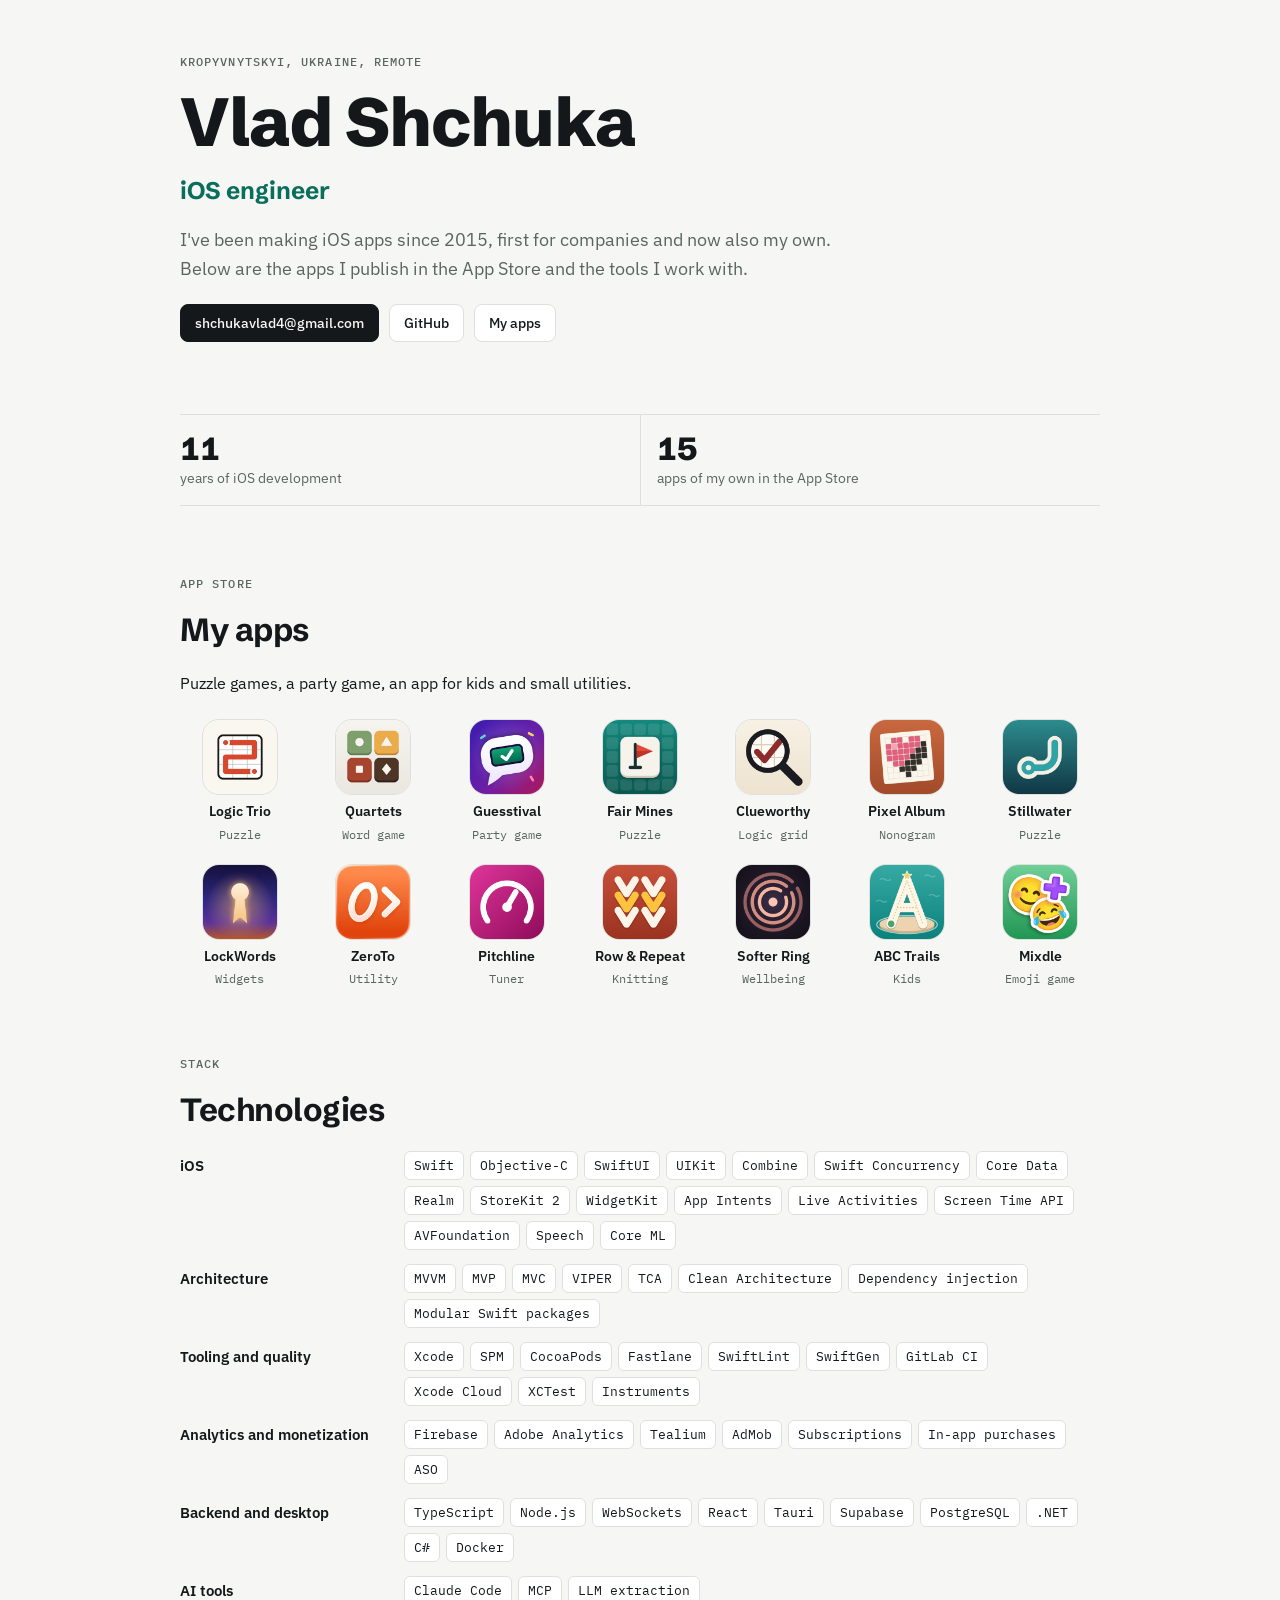
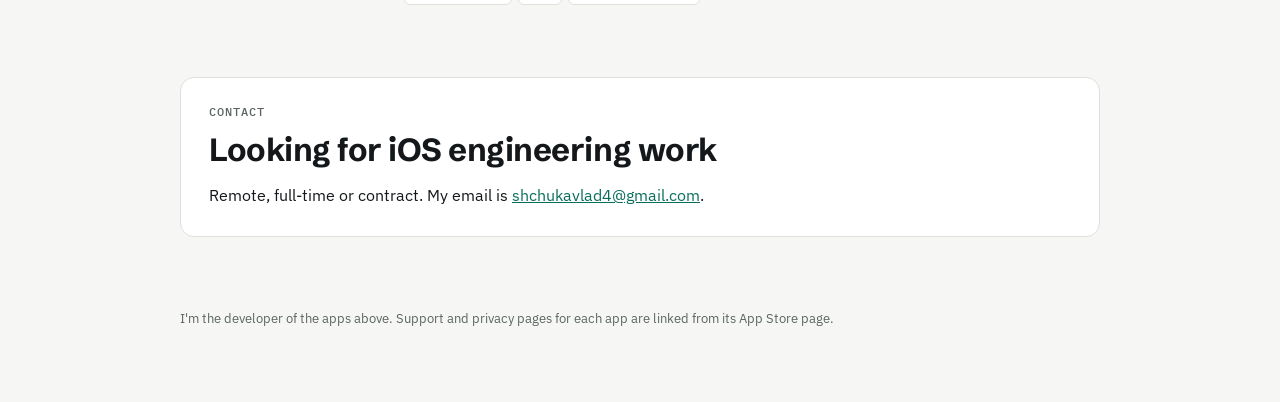
<file: index.html>
<!doctype html>
<html lang="en">
<head>
<meta charset="utf-8">
<meta name="viewport" content="width=device-width, initial-scale=1">
<title>Vlad Shchuka</title>
<meta name="description" content="Vlad Shchuka, iOS engineer since 2015. My apps in the App Store, support and contact.">
<link rel="preconnect" href="https://fonts.googleapis.com">
<link rel="preconnect" href="https://fonts.gstatic.com" crossorigin>
<link rel="stylesheet" href="https://fonts.googleapis.com/css2?family=Schibsted+Grotesk:wght@500;700;800&family=IBM+Plex+Sans:wght@400;500;600&family=IBM+Plex+Mono:wght@400;500&display=swap">
<style>
/* Layout: one 960px column. Hero, facts strip, app shelf, stack, contact. */
:root{
  --bg:#f6f7f5; --surface:#ffffff; --ink:#14181a; --muted:#5b6461; --line:#dde1dd;
  --accent:#0a6e5c; --accent-soft:#dcefe9;
  --f-display:"Schibsted Grotesk",system-ui,sans-serif;
  --f-body:"IBM Plex Sans",-apple-system,system-ui,sans-serif;
  --f-mono:"IBM Plex Mono",ui-monospace,Menlo,monospace;
  color-scheme:light;
}
@media (prefers-color-scheme:dark){:root{
  --bg:#0f1312; --surface:#171c1b; --ink:#eef1ef; --muted:#9aa5a1; --line:#28302e;
  --accent:#5fd0b8; --accent-soft:#16312b; color-scheme:dark}}
*{box-sizing:border-box}
html{-webkit-text-size-adjust:100%}
body{margin:0;background:var(--bg);color:var(--ink);font:400 16px/1.6 var(--f-body)}
.wrap{max-width:960px;margin:0 auto;padding-inline:20px;padding-block:56px 72px;display:flex;flex-direction:column;gap:72px}
h1,h2,h3{font-family:var(--f-display);margin:0;text-wrap:balance;letter-spacing:-.015em}
h1{font-size:clamp(40px,7vw,68px);line-height:1;font-weight:800}
h2{font-size:clamp(24px,3.4vw,32px);line-height:1.15;font-weight:700}
h3{font-size:18px;line-height:1.3;font-weight:700}
p{margin:0;max-width:64ch}
a{color:var(--accent)}
a:focus-visible{outline:2px solid var(--accent);outline-offset:3px;border-radius:4px}
.label{font:500 12px/1 var(--f-mono);letter-spacing:.09em;text-transform:uppercase;color:var(--muted)}
section{display:flex;flex-direction:column;gap:22px}

.hero{display:flex;flex-direction:column;gap:20px}
.role{font:700 clamp(19px,2.6vw,24px)/1.25 var(--f-display);color:var(--accent)}
.lede{font-size:18px;color:var(--muted)}
.links{display:flex;flex-wrap:wrap;gap:10px}
.btn{display:inline-flex;align-items:center;gap:8px;font:500 14px/1 var(--f-body);text-decoration:none;color:var(--ink);border:1px solid var(--line);background:var(--surface);padding:11px 14px;border-radius:8px}
.btn.primary{background:var(--ink);color:var(--bg);border-color:var(--ink)}

.facts{display:grid;grid-template-columns:repeat(2,minmax(0,1fr));border-block:1px solid var(--line)}
.fact{padding:18px 16px 18px 0;display:flex;flex-direction:column;gap:4px;min-width:0}
.fact+.fact{padding-left:16px;border-left:1px solid var(--line)}
.fact b{font:800 32px/1 var(--f-display);font-variant-numeric:tabular-nums}
.fact span{font-size:13.5px;color:var(--muted);line-height:1.4}

.shelf{display:grid;grid-template-columns:repeat(auto-fill,minmax(104px,1fr));gap:22px 14px}
.app{display:flex;flex-direction:column;align-items:center;gap:8px;text-decoration:none;color:var(--ink);text-align:center;min-width:0}
.app img{width:76px;height:76px;border-radius:17px;border:1px solid var(--line);display:block}
.app strong{font-size:13.5px;font-weight:600;line-height:1.25}
.app small{font:400 11.5px/1.2 var(--f-mono);color:var(--muted)}
@media (prefers-reduced-motion:no-preference){.app img{transition:transform .15s ease}.app:hover img{transform:translateY(-3px)}}


.work{display:flex;flex-direction:column}
.job{display:grid;grid-template-columns:150px 1fr;gap:6px 24px;padding:20px 0;border-top:1px solid var(--line)}
.job .when{font:400 13px/1.7 var(--f-mono);color:var(--muted);font-variant-numeric:tabular-nums}
.job div{display:flex;flex-direction:column;gap:6px;min-width:0}
.job p{color:var(--muted);font-size:15px}
.tags{display:flex;flex-wrap:wrap;gap:6px;margin-top:4px}
.tags span{font:400 12px/1 var(--f-mono);padding:5px 7px;border-radius:5px;background:var(--accent-soft);color:var(--accent)}

.contact{background:var(--surface);border:1px solid var(--line);border-radius:14px;padding:28px;display:flex;flex-direction:column;gap:14px}
footer{font-size:13px;color:var(--muted)}

@media (max-width:720px){
  .facts{grid-template-columns:repeat(2,minmax(0,1fr))}
  .fact:nth-child(3){padding-left:0;border-left:0}
  .fact:nth-child(n+3){border-top:1px solid var(--line)}
  .job{grid-template-columns:1fr}
}
@media (max-width:420px){.wrap{padding-inline:16px;gap:56px}.shelf{grid-template-columns:repeat(3,minmax(0,1fr))}}
.projects{display:grid;grid-template-columns:repeat(auto-fill,minmax(270px,1fr));gap:12px}
.proj{background:var(--surface);border:1px solid var(--line);border-radius:12px;padding:16px;display:flex;flex-direction:column;gap:8px;min-width:0}
.proj .dom{font:500 11.5px/1 var(--f-mono);letter-spacing:.06em;text-transform:uppercase;color:var(--muted)}
.proj p{color:var(--muted);font-size:14.5px}
.proj .tags{margin-top:auto}
.stack{display:grid;grid-template-columns:200px 1fr;gap:14px 24px;padding:0;margin:0}
.stack dt{font-weight:600;font-size:15px;padding-top:3px}
.stack dd{margin:0;display:flex;flex-wrap:wrap;gap:6px;min-width:0}
.stack dd span{font:400 13px/1 var(--f-mono);padding:7px 9px;border-radius:6px;border:1px solid var(--line);background:var(--surface)}
@media (max-width:720px){.stack{grid-template-columns:1fr;gap:6px 0}.stack dd{margin-bottom:10px}}
</style>
</head>
<body>
<main class="wrap">

  <header class="hero">
    <div class="label">Kropyvnytskyi, Ukraine, remote</div>
    <h1>Vlad Shchuka</h1>
    <div class="role">iOS engineer</div>
    <p class="lede">I've been making iOS apps since 2015, first for companies and now also my own. Below are the apps I publish in the App Store and the tools I work with.</p>
    <div class="links">
      <a class="btn primary" href="mailto:shchukavlad4@gmail.com">shchukavlad4@gmail.com</a>
      <a class="btn" href="https://github.com/Xzot">GitHub</a>
      <a class="btn" href="#apps">My apps</a>
    </div>
  </header>

  <div class="facts">
    <div class="fact"><b>11</b><span>years of iOS development</span></div>
    <div class="fact"><b>15</b><span>apps of my own in the App Store</span></div>
  </div>

  <section id="apps">
    <div class="label">App Store</div>
    <h2>My apps</h2>
    <p>Puzzle games, a party game, an app for kids and small utilities.</p>
    <div class="shelf" id="shelf"></div>
  </section>

  <section>
    <div class="label">Stack</div>
    <h2>Technologies</h2>
    <dl class="stack">
      <dt>iOS</dt><dd><span>Swift</span><span>Objective-C</span><span>SwiftUI</span><span>UIKit</span><span>Combine</span><span>Swift Concurrency</span><span>Core Data</span><span>Realm</span><span>StoreKit 2</span><span>WidgetKit</span><span>App Intents</span><span>Live Activities</span><span>Screen Time API</span><span>AVFoundation</span><span>Speech</span><span>Core ML</span></dd>
      <dt>Architecture</dt><dd><span>MVVM</span><span>MVP</span><span>MVC</span><span>VIPER</span><span>TCA</span><span>Clean Architecture</span><span>Dependency injection</span><span>Modular Swift packages</span></dd>
      <dt>Tooling and quality</dt><dd><span>Xcode</span><span>SPM</span><span>CocoaPods</span><span>Fastlane</span><span>SwiftLint</span><span>SwiftGen</span><span>GitLab CI</span><span>Xcode Cloud</span><span>XCTest</span><span>Instruments</span></dd>
      <dt>Analytics and monetization</dt><dd><span>Firebase</span><span>Adobe Analytics</span><span>Tealium</span><span>AdMob</span><span>Subscriptions</span><span>In-app purchases</span><span>ASO</span></dd>
      <dt>Backend and desktop</dt><dd><span>TypeScript</span><span>Node.js</span><span>WebSockets</span><span>React</span><span>Tauri</span><span>Supabase</span><span>PostgreSQL</span><span>.NET</span><span>C#</span><span>Docker</span></dd>
      <dt>AI tools</dt><dd><span>Claude Code</span><span>MCP</span><span>LLM extraction</span></dd>
    </dl>
  </section>

  <section class="contact">
    <div class="label">Contact</div>
    <h2>Looking for iOS engineering work</h2>
    <p>Remote, full-time or contract. My email is <a href="mailto:shchukavlad4@gmail.com">shchukavlad4@gmail.com</a>.</p>
  </section>

  <footer>I'm the developer of the apps above. Support and privacy pages for each app are linked from its App Store page.</footer>
</main>

<script>
const APPS=[
 [6816624504,"Logic Trio","Puzzle"],[6816981192,"Quartets","Word game"],[6816711869,"Guesstival","Party game"],
 [6816734155,"Fair Mines","Puzzle"],[6816840436,"Clueworthy","Logic grid"],[6816840605,"Pixel Album","Nonogram"],
 [6816840312,"Stillwater","Puzzle"],[6816537476,"LockWords","Widgets"],[6816867700,"ZeroTo","Utility"],
 [6817300181,"Pitchline","Tuner"],[6817658793,"Row & Repeat","Knitting"],
 [6817680527,"Softer Ring","Wellbeing"],[6817313417,"ABC Trails","Kids"],[1605544868,"Mixdle","Emoji game"]
];
document.getElementById("shelf").innerHTML=APPS.map(([id,n,c])=>
 `<a class="app" href="https://apps.apple.com/us/app/id${id}"><img src="assets/icons/${id}.jpg" alt="" width="76" height="76" loading="lazy"><strong>${n}</strong><small>${c}</small></a>`).join("");
</script>
</body>
</html>
</file>
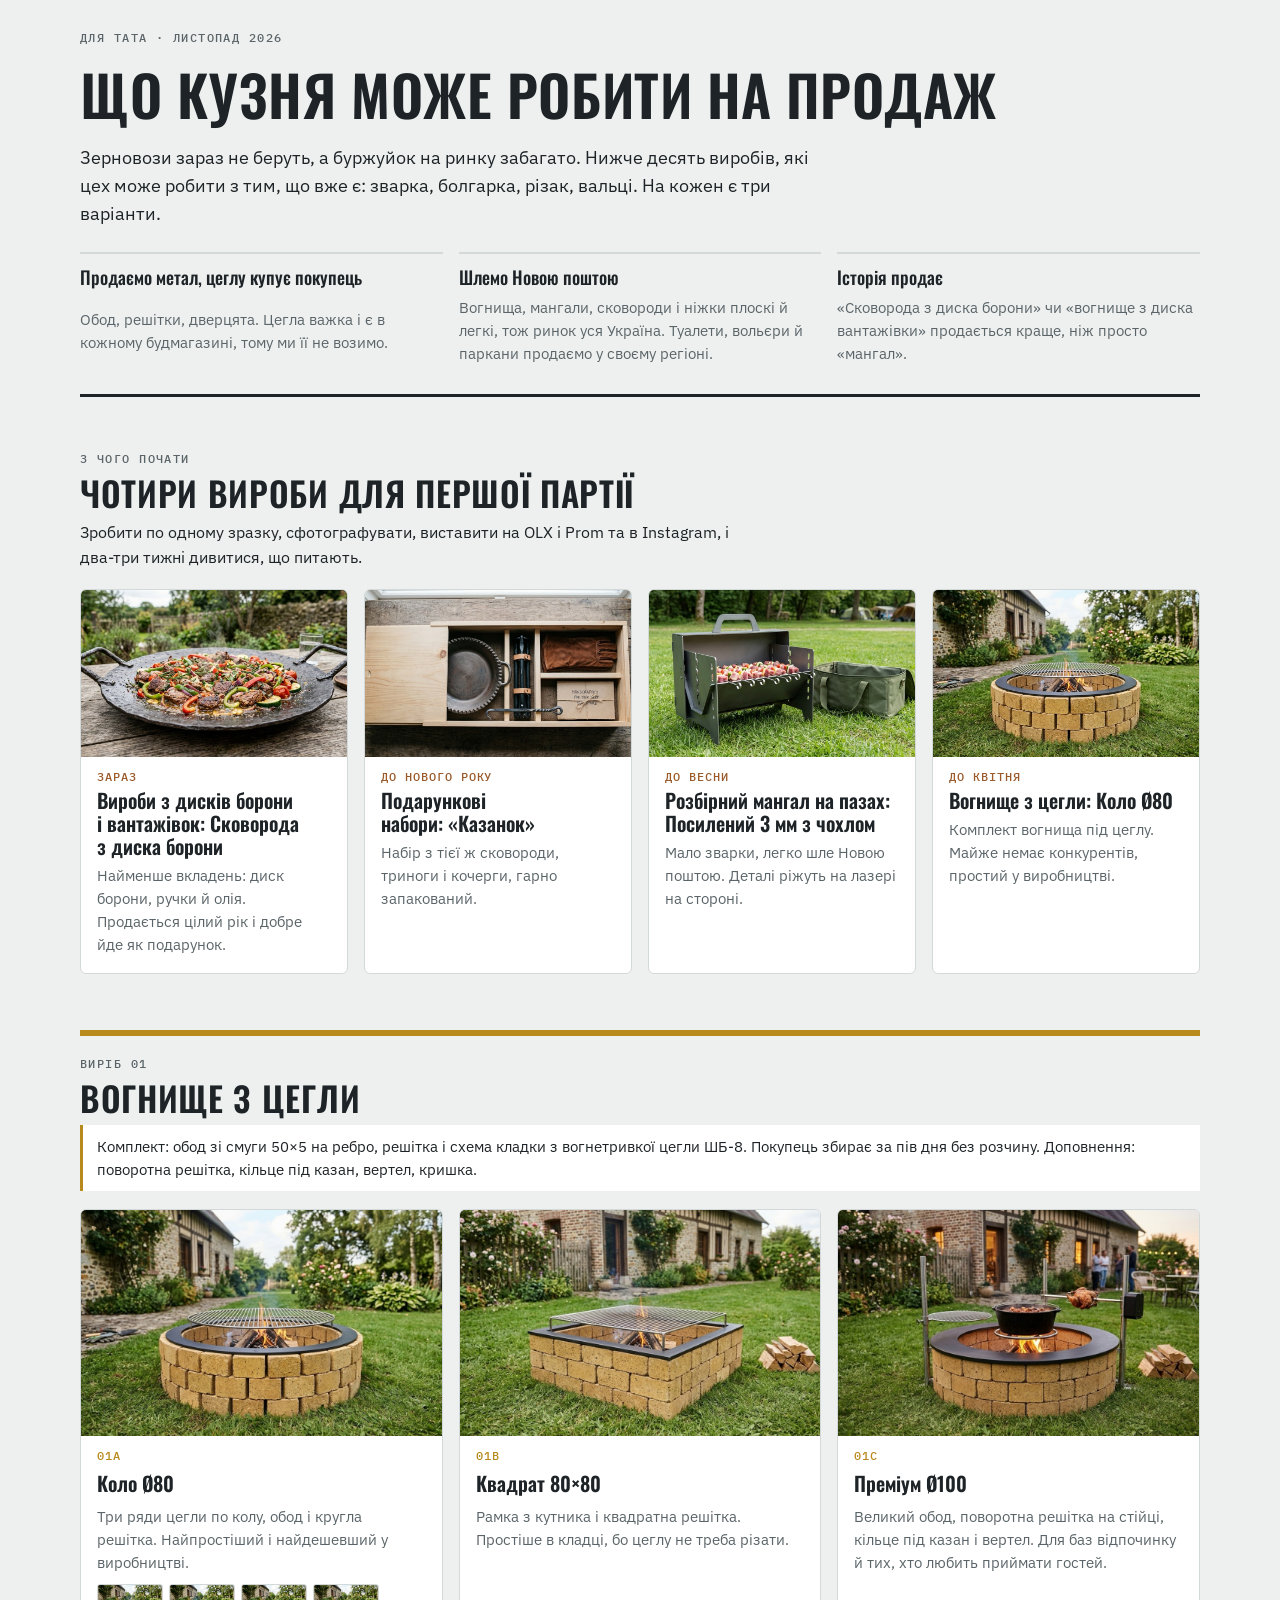
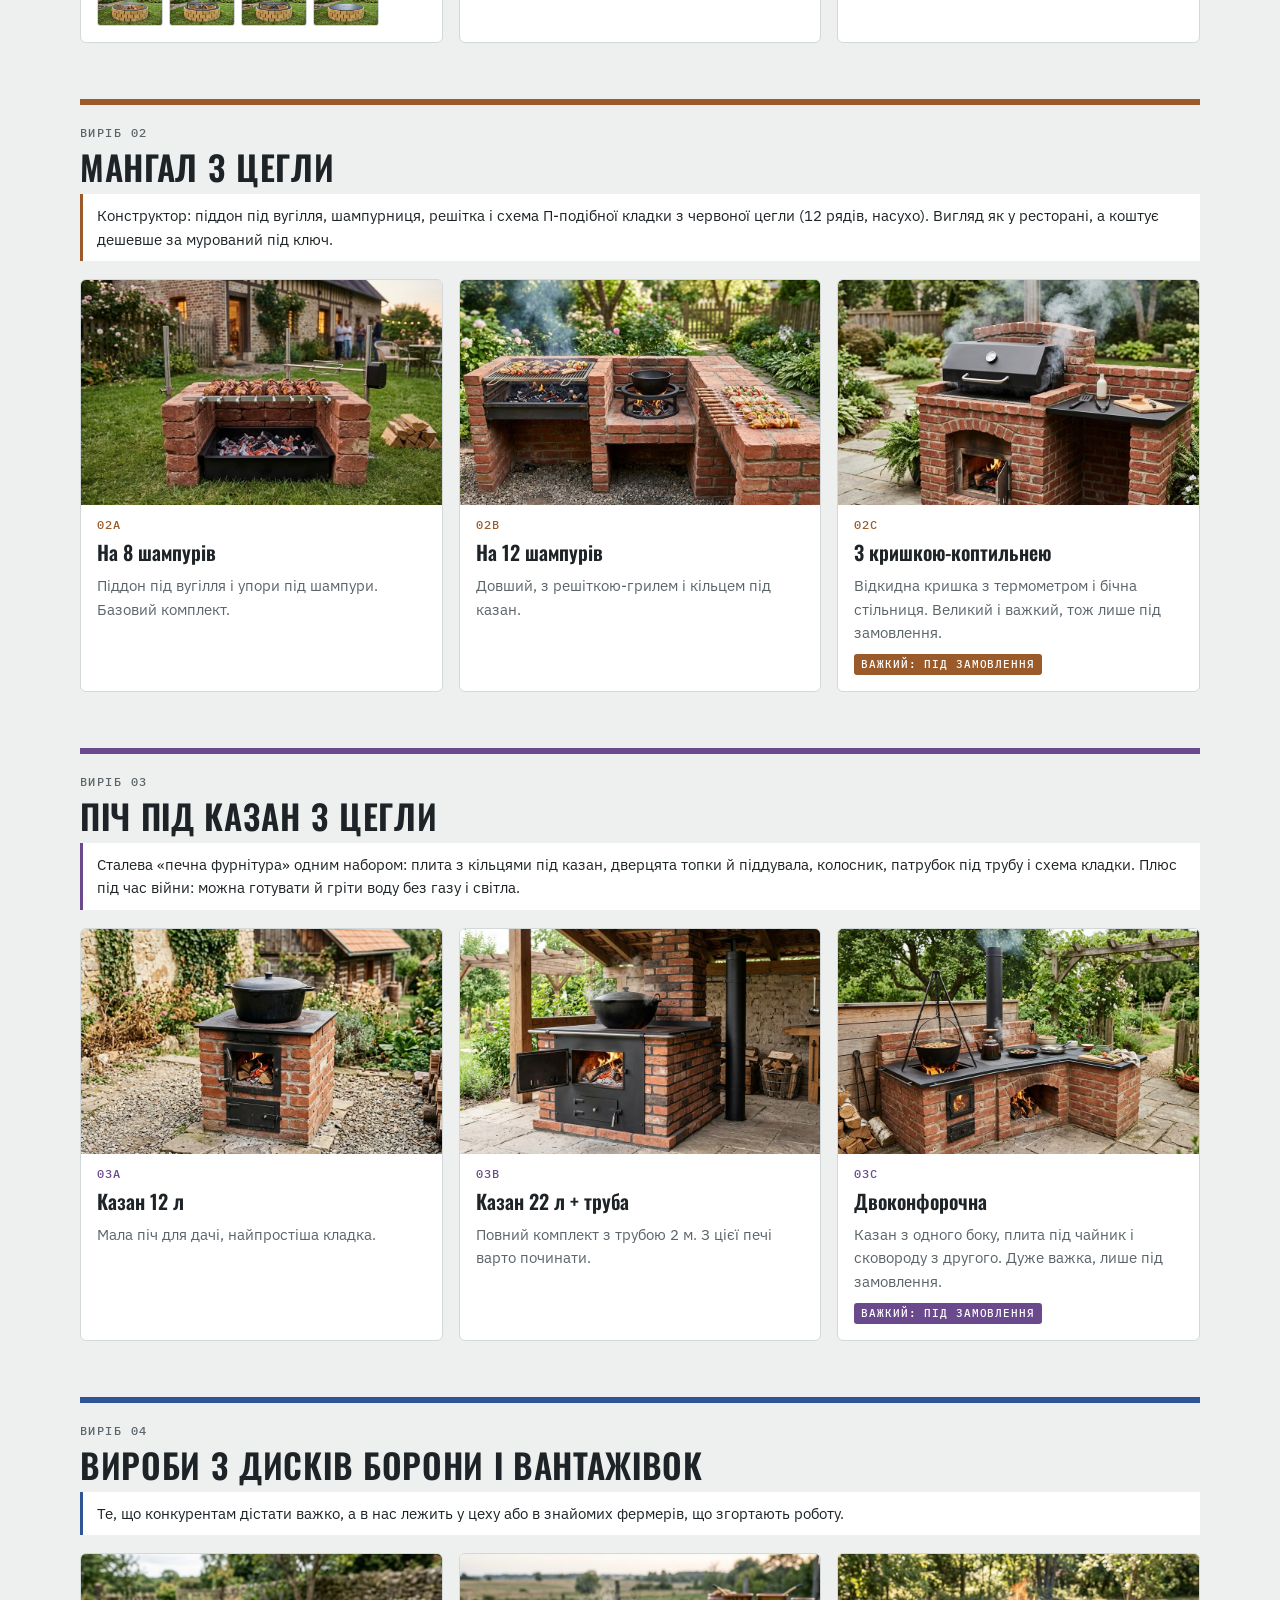
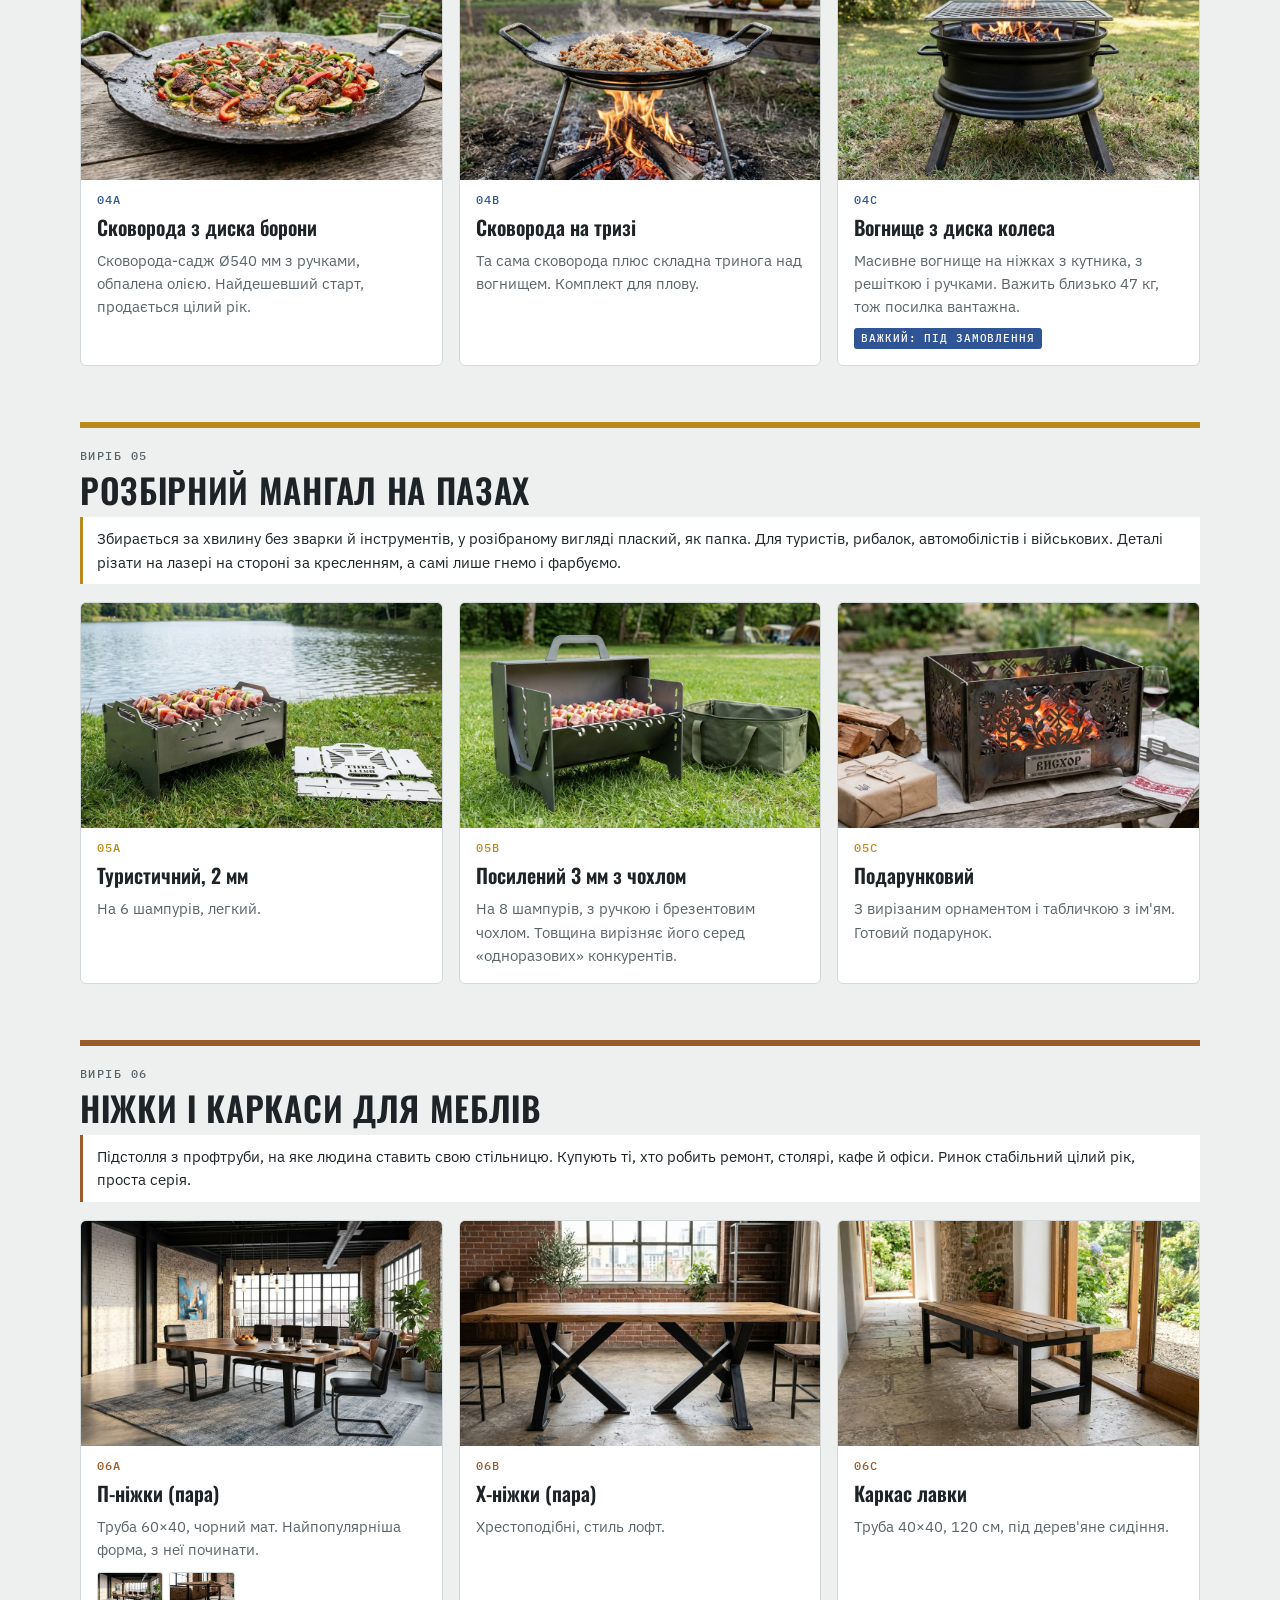
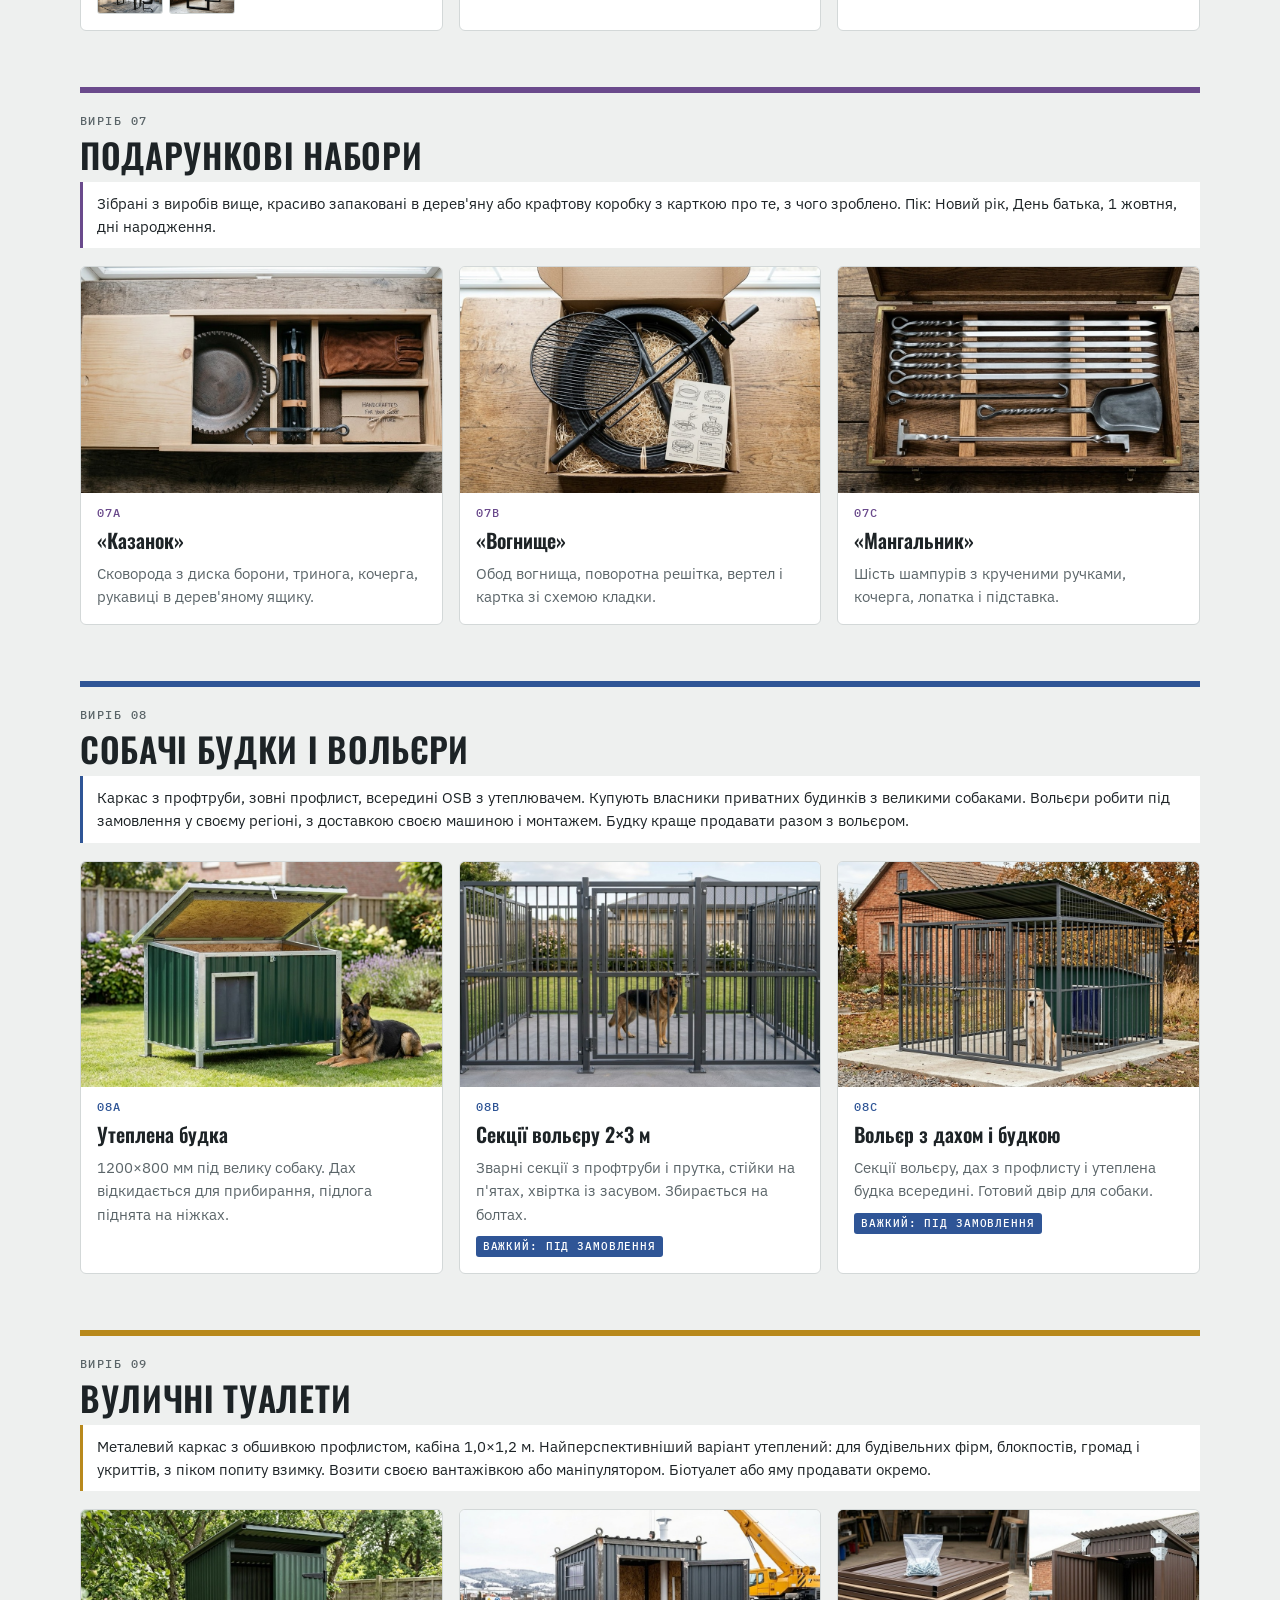
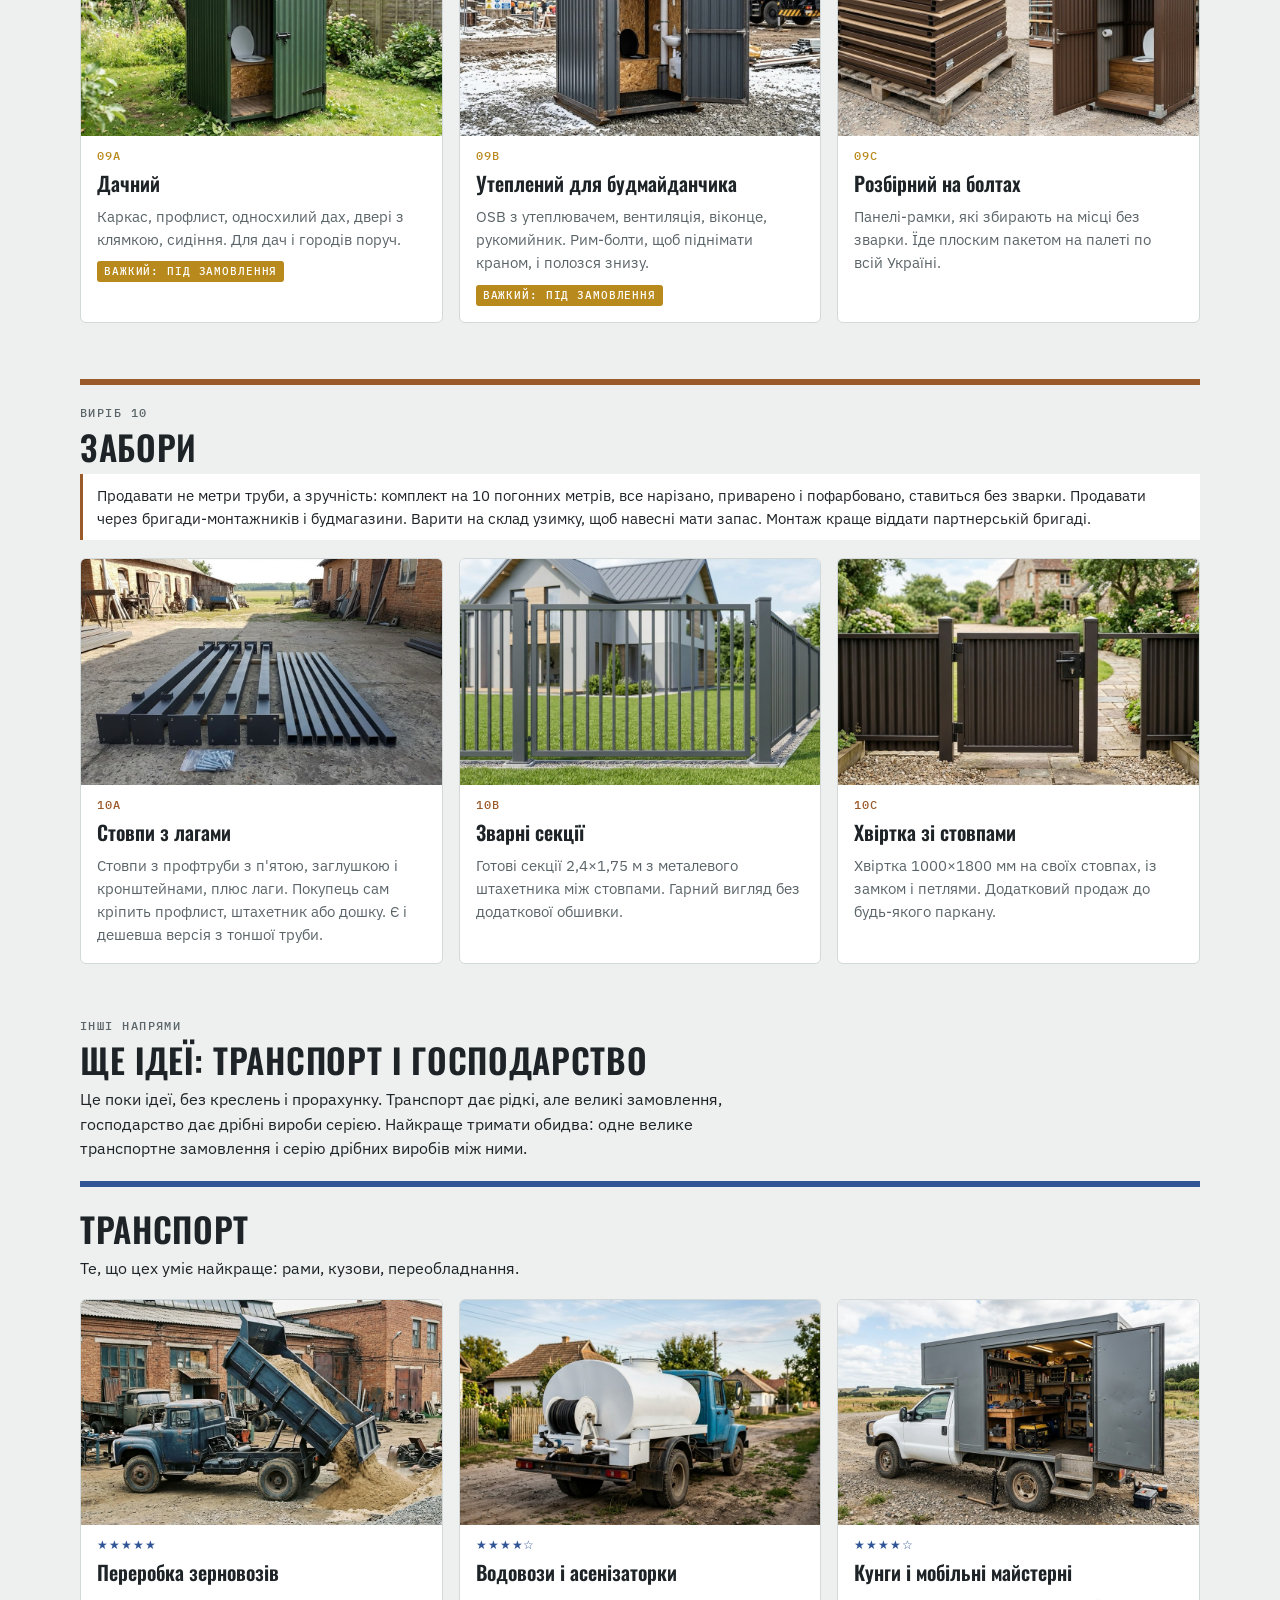
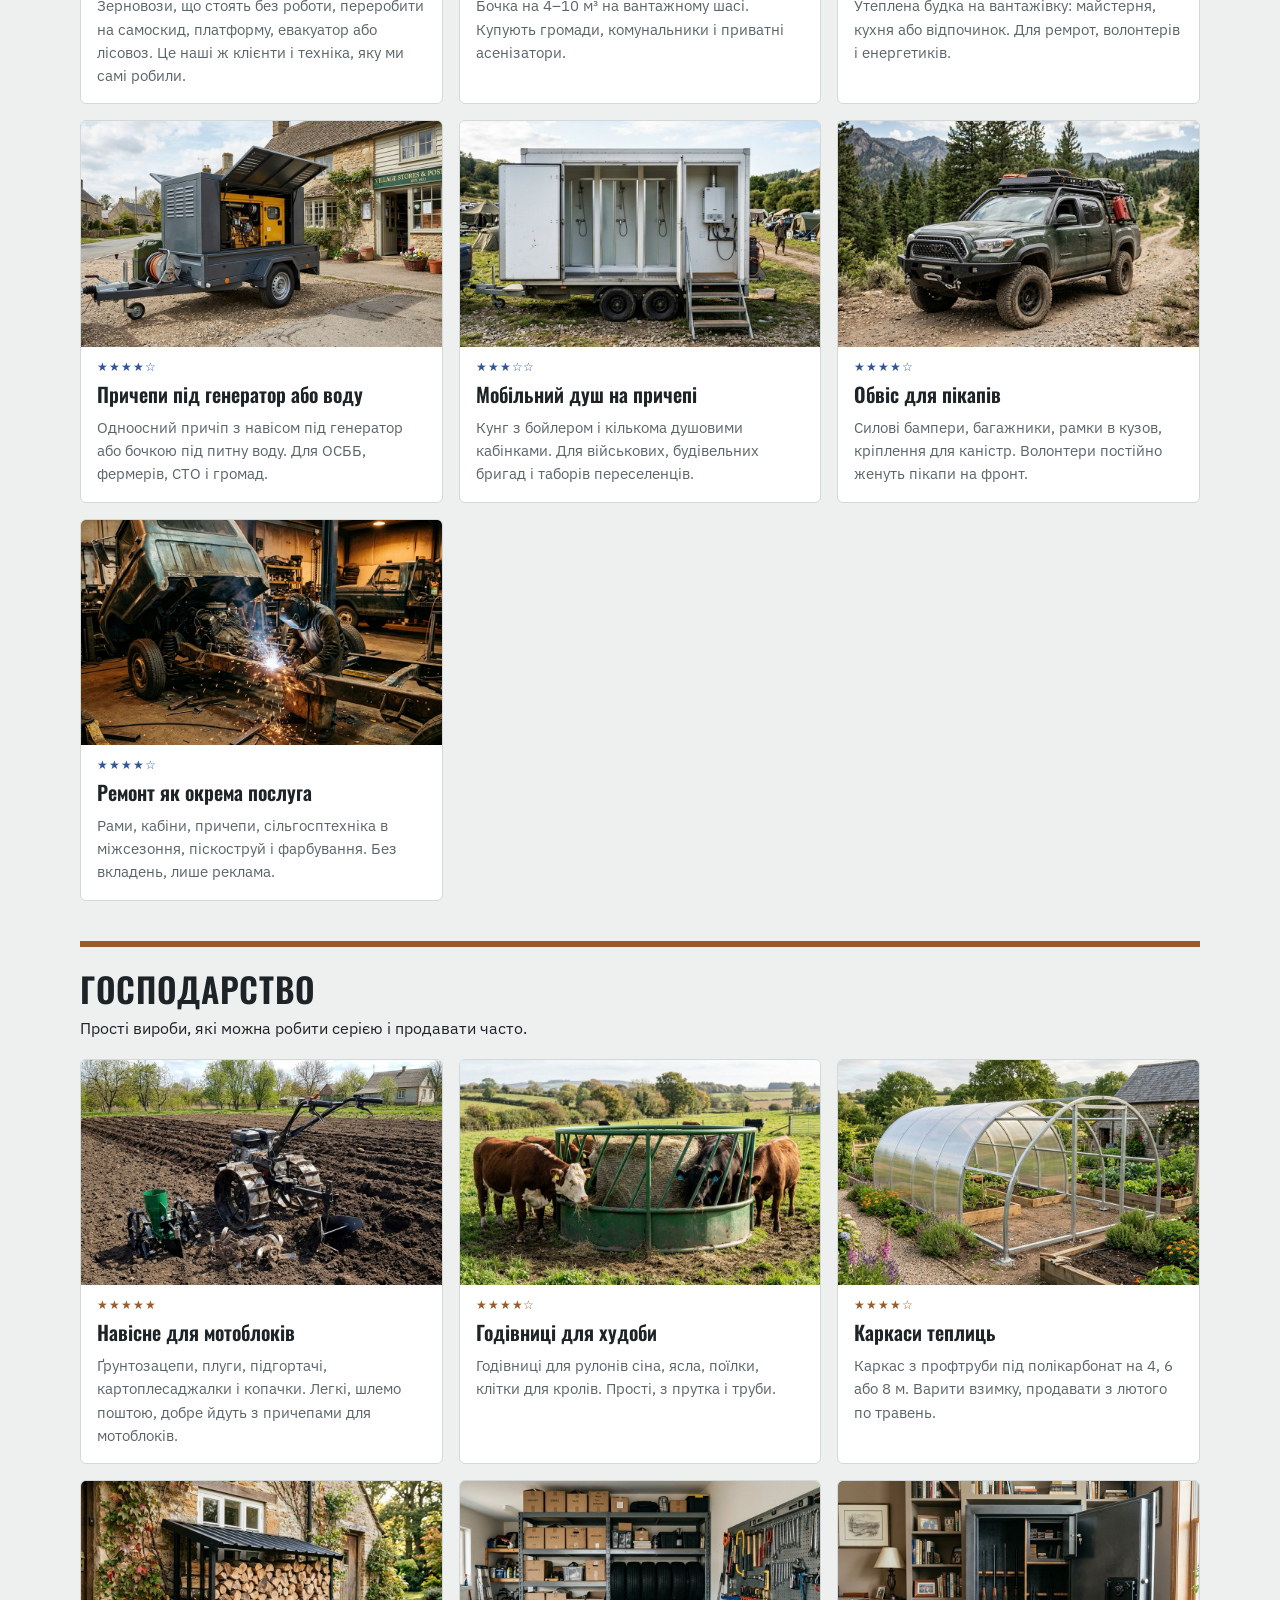
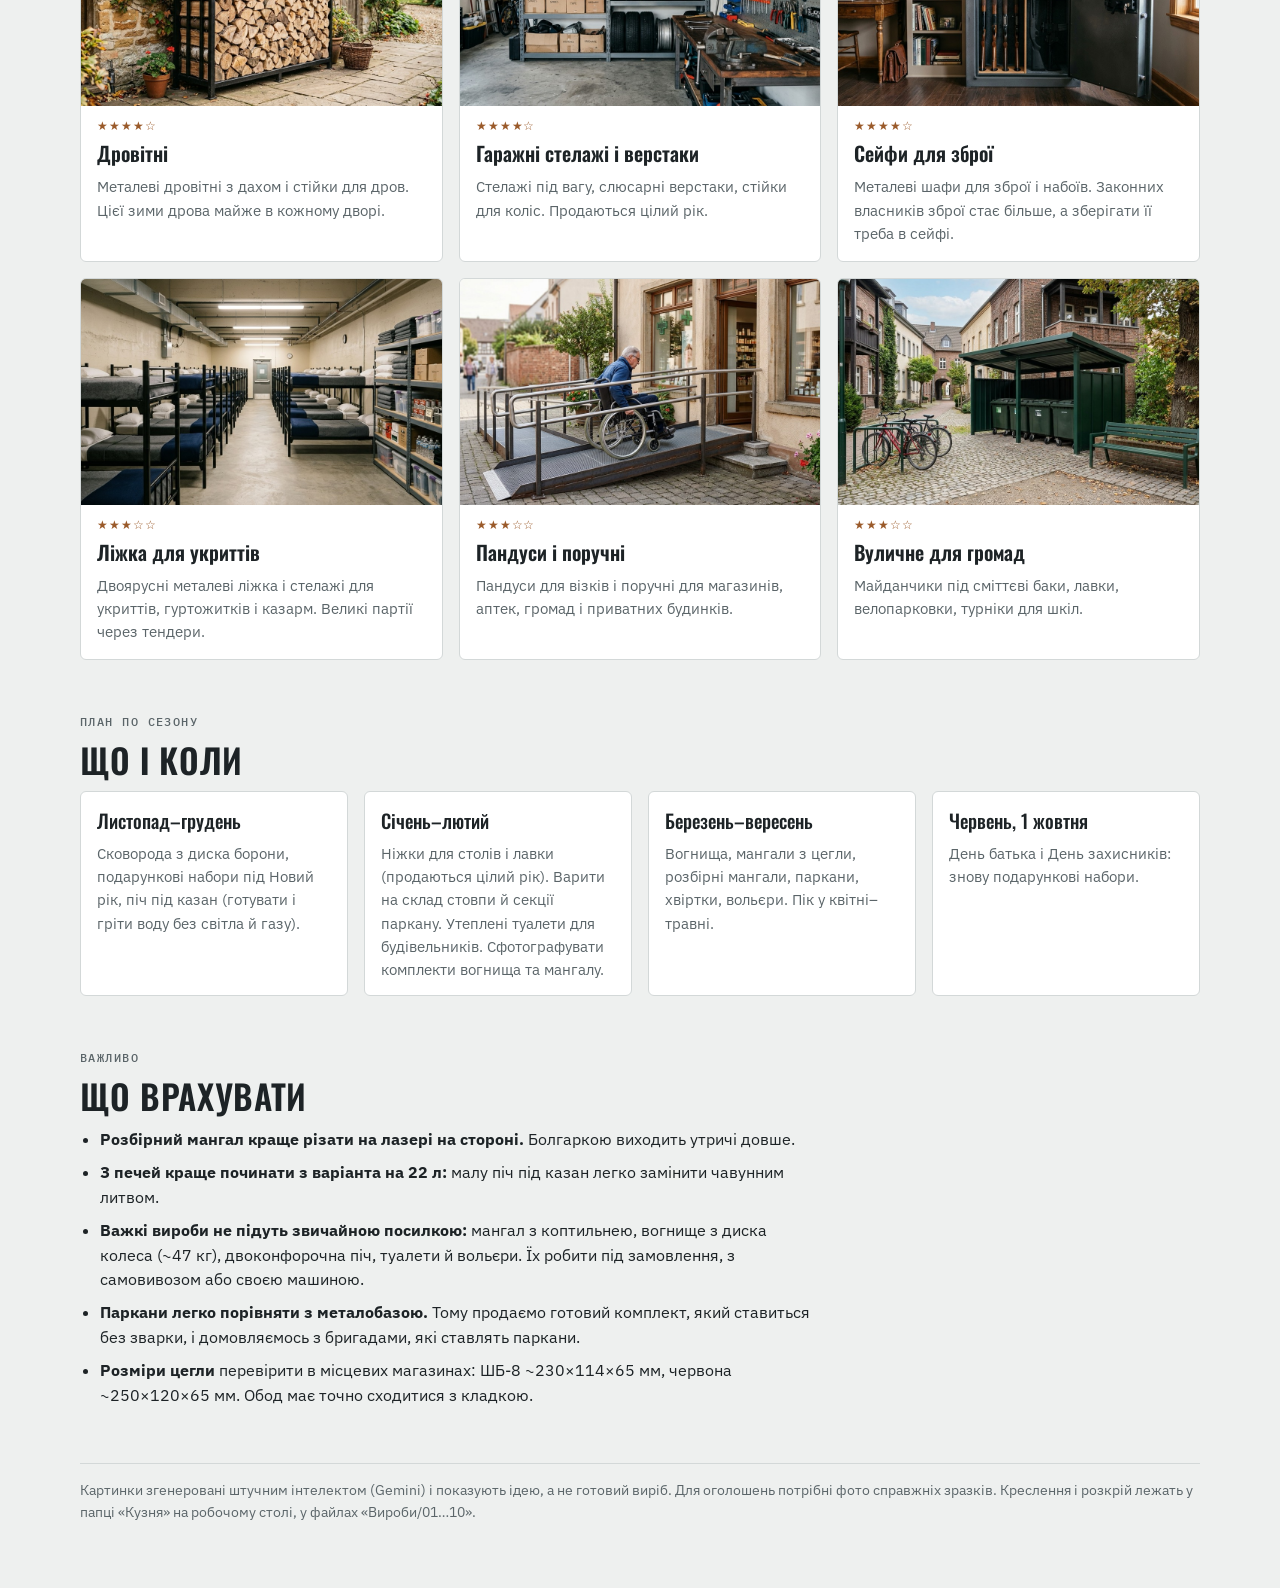
<file: kuznya/index.html>
<!doctype html>
<html lang="uk">
<head>
<meta charset="utf-8">
<meta name="viewport" content="width=device-width, initial-scale=1, viewport-fit=cover">
<meta name="robots" content="noindex, nofollow">
<style>:root{color-scheme:light}body{margin:0}img{max-width:100%}[hidden]{display:none!important}</style>
<title>Кузня: що робити на продаж</title>
<link rel="preconnect" href="https://fonts.googleapis.com">
<link rel="stylesheet" href="https://fonts.googleapis.com/css2?family=Oswald:wght@500;600;700&family=IBM+Plex+Sans:wght@400;500;600&family=IBM+Plex+Mono:wght@500&display=swap">
<style>
/* Layout: one reading column; each product is a band with three variant cards; temper colours of steel mark the product groups */
:root{
  --bg:#eef0ef; --panel:#ffffff; --ink:#1d2326; --muted:#5b6569; --line:#d3d8d8;
  --straw:#b8891c; --bronze:#9a5a2a; --violet:#6a4a8c; --blue:#2f5596; --good:#2e7d4f;
  --display:"Oswald","Arial Narrow",Arial,sans-serif;
  --body:"IBM Plex Sans",-apple-system,"Segoe UI",Roboto,sans-serif;
  --mono:"IBM Plex Mono",ui-monospace,Menlo,monospace;
}
@media (prefers-color-scheme:dark){:root:not([data-theme="light"]){
  --bg:#15191b; --panel:#1e2427; --ink:#e6eaea; --muted:#9aa5a8; --line:#323a3d;
  --straw:#e0b44a; --bronze:#d08a55; --violet:#ab8ad0; --blue:#7ea2e0; --good:#62c08a; color-scheme:dark}}
:root[data-theme="dark"]{
  --bg:#15191b; --panel:#1e2427; --ink:#e6eaea; --muted:#9aa5a8; --line:#323a3d;
  --straw:#e0b44a; --bronze:#d08a55; --violet:#ab8ad0; --blue:#7ea2e0; --good:#62c08a; color-scheme:dark}
body{background:var(--bg);color:var(--ink);font:16px/1.55 var(--body)}
.wrap{max-width:1120px;margin:0 auto;padding-block:32px 64px;padding-left:max(16px,env(safe-area-inset-left,0px));padding-right:max(16px,env(safe-area-inset-right,0px));display:grid;gap:56px}
h1,h2,h3{font-family:var(--display);font-weight:600;line-height:1.15;text-wrap:balance;margin:0}
h1{font-size:clamp(34px,6vw,56px);text-transform:uppercase;letter-spacing:.01em}
h2{font-size:clamp(26px,4vw,34px);text-transform:uppercase;letter-spacing:.02em}
h3{font-size:20px}
p{margin:0;max-width:68ch}
.eyebrow{font:500 12px/1 var(--mono);letter-spacing:.12em;text-transform:uppercase;color:var(--muted)}
.num{font-family:var(--mono);font-variant-numeric:tabular-nums}
header{display:grid;gap:18px;border-bottom:3px solid var(--ink);padding-bottom:28px}
.lead{font-size:18px}
.idea{display:grid;grid-template-columns:repeat(auto-fit,minmax(230px,1fr));gap:16px;margin-top:6px}
.idea div{border-top:2px solid var(--line);padding-top:10px;display:grid;gap:4px}
.idea b{font-family:var(--display);font-weight:500;font-size:18px}
.idea span{color:var(--muted);font-size:15px}

.start{display:grid;gap:20px}
.picks{display:grid;grid-template-columns:repeat(auto-fit,minmax(240px,1fr));gap:16px}
.pick{background:var(--panel);border:1px solid var(--line);border-radius:6px;overflow:hidden;display:grid;grid-template-rows:auto 1fr}
.pick img{aspect-ratio:16/10;object-fit:cover;width:100%;display:block}
.pick .t{padding:14px 16px 16px;display:grid;gap:6px;align-content:start}
.pick .when{font:500 12px/1 var(--mono);letter-spacing:.08em;text-transform:uppercase;color:var(--bronze)}
.pick p{font-size:15px;color:var(--muted)}

table{border-collapse:collapse;width:100%;font-size:15px}
.tbl{overflow-x:auto;border:1px solid var(--line);border-radius:6px;background:var(--panel)}
th,td{text-align:left;padding:9px 12px;border-bottom:1px solid var(--line);white-space:nowrap}
th{font:500 12px/1.2 var(--mono);letter-spacing:.06em;text-transform:uppercase;color:var(--muted)}
td.r,th.r{text-align:right}
tr:last-child td{border-bottom:0}
.bar{display:inline-block;height:8px;border-radius:2px;background:var(--straw);vertical-align:middle;margin-right:8px}

.product{display:grid;gap:18px;padding-top:22px;border-top:6px solid var(--c)}
.product .head{display:grid;gap:8px}
.product .tip{font-size:15px;background:var(--panel);border-left:3px solid var(--c);padding:10px 14px;max-width:none}
.variants{display:grid;grid-template-columns:repeat(auto-fit,minmax(280px,1fr));gap:16px}
.card{background:var(--panel);border:1px solid var(--line);border-radius:6px;overflow:hidden;display:grid;grid-template-rows:auto 1fr;min-width:0}
.card .ph{aspect-ratio:16/10;width:100%;object-fit:cover;display:block;background:var(--line)}
.card .noimg{aspect-ratio:16/10;display:grid;place-items:center;color:var(--muted);font:500 13px/1.3 var(--mono);text-align:center;padding:16px;background:repeating-linear-gradient(135deg,var(--bg) 0 10px,var(--panel) 10px 20px)}
.card .body{padding:14px 16px 16px;display:grid;gap:10px;align-content:start}
.card .code{font:500 12px/1 var(--mono);color:var(--c);letter-spacing:.08em}
.card p{font-size:15px;color:var(--muted)}
.facts{display:grid;grid-template-columns:1fr auto;gap:4px 12px;font-size:14px;border-top:1px solid var(--line);padding-top:10px}
.facts dt{color:var(--muted)}
.facts dd{margin:0;text-align:right;font-family:var(--mono);font-variant-numeric:tabular-nums}
.facts dd.big{font-size:17px;color:var(--good);font-weight:500}
.thumbs{display:flex;gap:6px;flex-wrap:wrap}
.thumbs img{width:64px;height:40px;object-fit:cover;border-radius:3px;border:1px solid var(--line);cursor:pointer}
.thumbs img:focus-visible,.card .ph:focus-visible{outline:2px solid var(--blue);outline-offset:2px}
.badge{justify-self:start;font:500 11px/1 var(--mono);letter-spacing:.08em;text-transform:uppercase;padding:5px 7px;border-radius:3px;background:var(--c);color:var(--panel)}

.notes{display:grid;gap:12px}
.notes ul{margin:0;padding-left:20px;display:grid;gap:8px;max-width:72ch}
.season{display:grid;grid-template-columns:repeat(auto-fit,minmax(220px,1fr));gap:16px}
.season div{background:var(--panel);border:1px solid var(--line);border-radius:6px;padding:14px 16px;display:grid;gap:6px;align-content:start}
.season b{font-family:var(--display);font-weight:500;font-size:19px}
.season span{font-size:15px;color:var(--muted)}
footer{color:var(--muted);font-size:14px;border-top:1px solid var(--line);padding-top:16px}

.lb{position:fixed;inset:0;background:rgba(10,12,13,.88);display:grid;place-items:center;padding:24px;z-index:20;cursor:zoom-out}
.lb img{max-height:90vh;max-width:100%;border-radius:4px}
@media (prefers-reduced-motion:no-preference){.card .ph,.pick img{transition:filter .2s}.card .ph:hover{filter:brightness(1.06)}}
</style>
</head>
<body>

<div class="wrap">

<header>
  <span class="eyebrow">Для тата · листопад 2026</span>
  <h1>Що Кузня може робити на продаж</h1>
  <p class="lead">Зерновози зараз не беруть, а буржуйок на ринку забагато. Нижче десять виробів, які цех може робити з тим, що вже є: зварка, болгарка, різак, вальці. На кожен є три варіанти.</p>
  <div class="idea">
    <div><b>Продаємо метал, цеглу купує покупець</b><span>Обод, решітки, дверцята. Цегла важка і є в кожному будмагазині, тому ми її не возимо.</span></div>
    <div><b>Шлемо Новою поштою</b><span>Вогнища, мангали, сковороди і ніжки плоскі й легкі, тож ринок уся Україна. Туалети, вольєри й паркани продаємо у своєму регіоні.</span></div>
    <div><b>Історія продає</b><span>«Сковорода з диска борони» чи «вогнище з диска вантажівки» продається краще, ніж просто «мангал».</span></div>
  </div>
</header>

<section class="start">
  <div style="display:grid;gap:8px">
    <span class="eyebrow">З чого почати</span>
    <h2>Чотири вироби для першої партії</h2>
    <p>Зробити по одному зразку, сфотографувати, виставити на OLX і Prom та в Instagram, і два-три тижні дивитися, що питають.</p>
  </div>
  <div class="picks" id="picks"></div>
</section>

<div id="products" style="display:grid;gap:56px"></div>

<section class="start" id="ideas">
  <div style="display:grid;gap:8px">
    <span class="eyebrow">Інші напрями</span>
    <h2>Ще ідеї: транспорт і господарство</h2>
    <p>Це поки ідеї, без креслень і прорахунку. Транспорт дає рідкі, але великі замовлення, господарство дає дрібні вироби серією. Найкраще тримати обидва: одне велике транспортне замовлення і серію дрібних виробів між ними.</p>
  </div>
  <div id="ideaGroups" style="display:grid;gap:40px"></div>
</section>

<section class="notes">
  <span class="eyebrow">План по сезону</span>
  <h2>Що і коли</h2>
  <div class="season">
    <div><b>Листопад–грудень</b><span>Сковорода з диска борони, подарункові набори під Новий рік, піч під казан (готувати і гріти воду без світла й газу).</span></div>
    <div><b>Січень–лютий</b><span>Ніжки для столів і лавки (продаються цілий рік). Варити на склад стовпи й секції паркану. Утеплені туалети для будівельників. Сфотографувати комплекти вогнища та мангалу.</span></div>
    <div><b>Березень–вересень</b><span>Вогнища, мангали з цегли, розбірні мангали, паркани, хвіртки, вольєри. Пік у квітні–травні.</span></div>
    <div><b>Червень, 1 жовтня</b><span>День батька і День захисників: знову подарункові набори.</span></div>
  </div>
</section>

<section class="notes">
  <span class="eyebrow">Важливо</span>
  <h2>Що врахувати</h2>
  <ul>
    <li><b>Розбірний мангал краще різати на лазері на стороні.</b> Болгаркою виходить утричі довше.</li>
    <li><b>З печей краще починати з варіанта на 22 л:</b> малу піч під казан легко замінити чавунним литвом.</li>
    <li><b>Важкі вироби не підуть звичайною посилкою:</b> мангал з коптильнею, вогнище з диска колеса (~47 кг), двоконфорочна піч, туалети й вольєри. Їх робити під замовлення, з самовивозом або своєю машиною.</li>
    <li><b>Паркани легко порівняти з металобазою.</b> Тому продаємо готовий комплект, який ставиться без зварки, і домовляємось з бригадами, які ставлять паркани.</li>
    <li><b>Розміри цегли</b> перевірити в місцевих магазинах: ШБ-8 ~230×114×65 мм, червона ~250×120×65 мм. Обод має точно сходитися з кладкою.</li>
  </ul>
</section>

<footer>Картинки згенеровані штучним інтелектом (Gemini) і показують ідею, а не готовий виріб. Для оголошень потрібні фото справжніх зразків. Креслення і розкрій лежать у папці «Кузня» на робочому столі, у файлах «Вироби/01…10».</footer>
</div>

<div class="lb" id="lb" hidden><img id="lbimg" alt=""></div>

<script>
window.IDEA_IMGS=["I-A1", "I-A2", "I-A3", "I-A4", "I-A5", "I-A6", "I-A7", "I-B1", "I-B2", "I-B3", "I-B4", "I-B5", "I-B6", "I-B7", "I-B8", "I-B9"];
const P=[
 {id:"01",name:"Вогнище з цегли",c:"--straw",tip:"Комплект: обод зі смуги 50×5 на ребро, решітка і схема кладки з вогнетривкої цегли ШБ-8. Покупець збирає за пів дня без розчину. Доповнення: поворотна решітка, кільце під казан, вертел, кришка.",
  v:[
   {k:"A",n:"Коло Ø80",d:"Три ряди цегли по колу, обод і кругла решітка. Найпростіший і найдешевший у виробництві.",cost:2659,price:3900,h:3.5,img:["01A","01A-2","01A-3","01A-lid"]},
   {k:"B",n:"Квадрат 80×80",d:"Рамка з кутника і квадратна решітка. Простіше в кладці, бо цеглу не треба різати.",cost:3310,price:4900,h:3.6,img:["01B"]},
   {k:"C",n:"Преміум Ø100",d:"Великий обод, поворотна решітка на стійці, кільце під казан і вертел. Для баз відпочинку й тих, хто любить приймати гостей.",cost:5631,price:8900,h:6.9,img:["01C"]}]},
 {id:"02",name:"Мангал з цегли",c:"--bronze",tip:"Конструктор: піддон під вугілля, шампурниця, решітка і схема П-подібної кладки з червоної цегли (12 рядів, насухо). Вигляд як у ресторані, а коштує дешевше за мурований під ключ.",
  v:[
   {k:"A",n:"На 8 шампурів",d:"Піддон під вугілля і упори під шампури. Базовий комплект.",cost:3332,price:4900,h:3.8,img:["02A"]},
   {k:"B",n:"На 12 шампурів",d:"Довший, з решіткою-грилем і кільцем під казан.",cost:5648,price:8200,h:6.2,img:["02B"]},
   {k:"C",n:"З кришкою-коптильнею",d:"Відкидна кришка з термометром і бічна стільниця. Великий і важкий, тож лише під замовлення.",cost:11432,price:16500,h:12.2,img:["02C"],heavy:true}]},
 {id:"03",name:"Піч під казан з цегли",c:"--violet",tip:"Сталева «печна фурнітура» одним набором: плита з кільцями під казан, дверцята топки й піддувала, колосник, патрубок під трубу і схема кладки. Плюс під час війни: можна готувати й гріти воду без газу і світла.",
  v:[
   {k:"A",n:"Казан 12 л",d:"Мала піч для дачі, найпростіша кладка.",cost:6259,price:8900,h:7.1,img:["03A"]},
   {k:"B",n:"Казан 22 л + труба",d:"Повний комплект з трубою 2 м. З цієї печі варто починати.",cost:9917,price:14500,h:9.6,img:["03B"]},
   {k:"C",n:"Двоконфорочна",d:"Казан з одного боку, плита під чайник і сковороду з другого. Дуже важка, лише під замовлення.",cost:10827,price:15900,h:10.0,img:["03C"],heavy:true}]},
 {id:"04",name:"Вироби з дисків борони і вантажівок",c:"--blue",tip:"Те, що конкурентам дістати важко, а в нас лежить у цеху або в знайомих фермерів, що згортають роботу.",
  v:[
   {k:"A",n:"Сковорода з диска борони",d:"Сковорода-садж Ø540 мм з ручками, обпалена олією. Найдешевший старт, продається цілий рік.",cost:2009,price:2900,h:2.8,img:["04A"]},
   {k:"B",n:"Сковорода на тризі",d:"Та сама сковорода плюс складна тринога над вогнищем. Комплект для плову.",cost:3279,price:4700,h:4.6,img:["04B"]},
   {k:"C",n:"Вогнище з диска колеса",d:"Масивне вогнище на ніжках з кутника, з решіткою і ручками. Важить близько 47 кг, тож посилка вантажна.",cost:4409,price:6300,h:5.5,img:["04C"],heavy:true}]},
 {id:"05",name:"Розбірний мангал на пазах",c:"--straw",tip:"Збирається за хвилину без зварки й інструментів, у розібраному вигляді плаский, як папка. Для туристів, рибалок, автомобілістів і військових. Деталі різати на лазері на стороні за кресленням, а самі лише гнемо і фарбуємо.",
  v:[
   {k:"A",n:"Туристичний, 2 мм",d:"На 6 шампурів, легкий.",cost:1920,price:2790,h:1.5,img:["05A"]},
   {k:"B",n:"Посилений 3 мм з чохлом",d:"На 8 шампурів, з ручкою і брезентовим чохлом. Товщина вирізняє його серед «одноразових» конкурентів.",cost:3544,price:4990,h:2.0,img:["05B"]},
   {k:"C",n:"Подарунковий",d:"З вирізаним орнаментом і табличкою з ім'ям. Готовий подарунок.",cost:4415,price:6490,h:2.5,img:["05C"]}]},
 {id:"06",name:"Ніжки і каркаси для меблів",c:"--bronze",tip:"Підстолля з профтруби, на яке людина ставить свою стільницю. Купують ті, хто робить ремонт, столярі, кафе й офіси. Ринок стабільний цілий рік, проста серія.",
  v:[
   {k:"A",n:"П-ніжки (пара)",d:"Труба 60×40, чорний мат. Найпопулярніша форма, з неї починати.",cost:3084,price:4400,h:3.4,img:["06A","06A-2"]},
   {k:"B",n:"X-ніжки (пара)",d:"Хрестоподібні, стиль лофт.",cost:3530,price:5000,h:4.3,img:["06B"]},
   {k:"C",n:"Каркас лавки",d:"Труба 40×40, 120 см, під дерев'яне сидіння.",cost:3312,price:4700,h:4.3,img:["06C"]}]},
 {id:"07",name:"Подарункові набори",c:"--violet",tip:"Зібрані з виробів вище, красиво запаковані в дерев'яну або крафтову коробку з карткою про те, з чого зроблено. Пік: Новий рік, День батька, 1 жовтня, дні народження.",
  v:[
   {k:"A",n:"«Казанок»",d:"Сковорода з диска борони, тринога, кочерга, рукавиці в дерев'яному ящику.",cost:5256,price:7900,h:5.8,img:["07A"]},
   {k:"B",n:"«Вогнище»",d:"Обод вогнища, поворотна решітка, вертел і картка зі схемою кладки.",cost:4120,price:5900,h:6.2,img:["07B"]},
   {k:"C",n:"«Мангальник»",d:"Шість шампурів з крученими ручками, кочерга, лопатка і підставка.",cost:4447,price:6300,h:5.2,img:["07C"]}]},
 {id:"08",name:"Собачі будки і вольєри",c:"--blue",tip:"Каркас з профтруби, зовні профлист, всередині OSB з утеплювачем. Купують власники приватних будинків з великими собаками. Вольєри робити під замовлення у своєму регіоні, з доставкою своєю машиною і монтажем. Будку краще продавати разом з вольєром.",
  v:[
   {k:"A",n:"Утеплена будка",d:"1200×800 мм під велику собаку. Дах відкидається для прибирання, підлога піднята на ніжках.",img:["08A"]},
   {k:"B",n:"Секції вольєру 2×3 м",d:"Зварні секції з профтруби і прутка, стійки на п'ятах, хвіртка із засувом. Збирається на болтах.",img:["08B"],heavy:true},
   {k:"C",n:"Вольєр з дахом і будкою",d:"Секції вольєру, дах з профлисту і утеплена будка всередині. Готовий двір для собаки.",img:["08C"],heavy:true}]},
 {id:"09",name:"Вуличні туалети",c:"--straw",tip:"Металевий каркас з обшивкою профлистом, кабіна 1,0×1,2 м. Найперспективніший варіант утеплений: для будівельних фірм, блокпостів, громад і укриттів, з піком попиту взимку. Возити своєю вантажівкою або маніпулятором. Біотуалет або яму продавати окремо.",
  v:[
   {k:"A",n:"Дачний",d:"Каркас, профлист, односхилий дах, двері з клямкою, сидіння. Для дач і городів поруч.",img:["09A"],heavy:true},
   {k:"B",n:"Утеплений для будмайданчика",d:"OSB з утеплювачем, вентиляція, віконце, рукомийник. Рим-болти, щоб піднімати краном, і полозся знизу.",img:["09B"],heavy:true},
   {k:"C",n:"Розбірний на болтах",d:"Панелі-рамки, які збирають на місці без зварки. Їде плоским пакетом на палеті по всій Україні.",img:["09C"]}]},
 {id:"10",name:"Забори",c:"--bronze",tip:"Продавати не метри труби, а зручність: комплект на 10 погонних метрів, все нарізано, приварено і пофарбовано, ставиться без зварки. Продавати через бригади-монтажників і будмагазини. Варити на склад узимку, щоб навесні мати запас. Монтаж краще віддати партнерській бригаді.",
  v:[
   {k:"A",n:"Стовпи з лагами",d:"Стовпи з профтруби з п'ятою, заглушкою і кронштейнами, плюс лаги. Покупець сам кріпить профлист, штахетник або дошку. Є і дешевша версія з тоншої труби.",img:["10A"]},
   {k:"B",n:"Зварні секції",d:"Готові секції 2,4×1,75 м з металевого штахетника між стовпами. Гарний вигляд без додаткової обшивки.",img:["10B"]},
   {k:"C",n:"Хвіртка зі стовпами",d:"Хвіртка 1000×1800 мм на своїх стовпах, із замком і петлями. Додатковий продаж до будь-якого паркану.",img:["10C"]}]}
];
const IDEAS=[
 {g:"Транспорт",c:"--blue",sub:"Те, що цех уміє найкраще: рами, кузови, переобладнання.",items:[
  {k:"I-A1",n:"Переробка зерновозів",s:5,d:"Зерновози, що стоять без роботи, переробити на самоскид, платформу, евакуатор або лісовоз. Це наші ж клієнти і техніка, яку ми самі робили."},
  {k:"I-A2",n:"Водовози і асенізаторки",s:4,d:"Бочка на 4–10 м³ на вантажному шасі. Купують громади, комунальники і приватні асенізатори."},
  {k:"I-A3",n:"Кунги і мобільні майстерні",s:4,d:"Утеплена будка на вантажівку: майстерня, кухня або відпочинок. Для ремрот, волонтерів і енергетиків."},
  {k:"I-A4",n:"Причепи під генератор або воду",s:4,d:"Одноосний причіп з навісом під генератор або бочкою під питну воду. Для ОСББ, фермерів, СТО і громад."},
  {k:"I-A5",n:"Мобільний душ на причепі",s:3,d:"Кунг з бойлером і кількома душовими кабінками. Для військових, будівельних бригад і таборів переселенців."},
  {k:"I-A6",n:"Обвіс для пікапів",s:4,d:"Силові бампери, багажники, рамки в кузов, кріплення для каністр. Волонтери постійно женуть пікапи на фронт."},
  {k:"I-A7",n:"Ремонт як окрема послуга",s:4,d:"Рами, кабіни, причепи, сільгосптехніка в міжсезоння, піскоструй і фарбування. Без вкладень, лише реклама."}]},
 {g:"Господарство",c:"--bronze",sub:"Прості вироби, які можна робити серією і продавати часто.",items:[
  {k:"I-B1",n:"Навісне для мотоблоків",s:5,d:"Ґрунтозацепи, плуги, підгортачі, картоплесаджалки і копачки. Легкі, шлемо поштою, добре йдуть з причепами для мотоблоків."},
  {k:"I-B2",n:"Годівниці для худоби",s:4,d:"Годівниці для рулонів сіна, ясла, поїлки, клітки для кролів. Прості, з прутка і труби."},
  {k:"I-B3",n:"Каркаси теплиць",s:4,d:"Каркас з профтруби під полікарбонат на 4, 6 або 8 м. Варити взимку, продавати з лютого по травень."},
  {k:"I-B4",n:"Дровітні",s:4,d:"Металеві дровітні з дахом і стійки для дров. Цієї зими дрова майже в кожному дворі."},
  {k:"I-B5",n:"Гаражні стелажі і верстаки",s:4,d:"Стелажі під вагу, слюсарні верстаки, стійки для коліс. Продаються цілий рік."},
  {k:"I-B6",n:"Сейфи для зброї",s:4,d:"Металеві шафи для зброї і набоїв. Законних власників зброї стає більше, а зберігати її треба в сейфі."},
  {k:"I-B7",n:"Ліжка для укриттів",s:3,d:"Двоярусні металеві ліжка і стелажі для укриттів, гуртожитків і казарм. Великі партії через тендери."},
  {k:"I-B8",n:"Пандуси і поручні",s:3,d:"Пандуси для візків і поручні для магазинів, аптек, громад і приватних будинків."},
  {k:"I-B9",n:"Вуличне для громад",s:3,d:"Майданчики під сміттєві баки, лавки, велопарковки, турніки для шкіл."}]}
];
const PICKS=[
 {code:"04A",when:"Зараз",why:"Найменше вкладень: диск борони, ручки й олія. Продається цілий рік і добре йде як подарунок."},
 {code:"07A",when:"До Нового року",why:"Набір з тієї ж сковороди, триноги і кочерги, гарно запакований."},
 {code:"05B",when:"До весни",why:"Мало зварки, легко шле Новою поштою. Деталі ріжуть на лазері на стороні."},
 {code:"01A",when:"До квітня",why:"Комплект вогнища під цеглу. Майже немає конкурентів, простий у виробництві."}
];
const fmt=n=>Math.round(n).toLocaleString("uk-UA");
const all=[];
P.forEach(p=>p.v.forEach(v=>{v.code=p.id+v.k;v.p=p;v.earn=v.price-v.cost;v.perH=v.earn/v.h;all.push(v)}));
const byCode=Object.fromEntries(all.map(v=>[v.code,v]));
const src=n=>"img/"+n+".jpg";

document.getElementById("picks").innerHTML=PICKS.map(x=>{const v=byCode[x.code];return `
 <article class="pick"><img src="${src(v.img[0])}" alt="${v.p.name}: ${v.n}" loading="lazy">
  <div class="t"><span class="when">${x.when}</span><h3>${v.p.name}: ${v.n}</h3>
  <p>${x.why}</p></div></article>`}).join("");

document.getElementById("products").innerHTML=P.map(p=>`
 <section class="product" style="--c:var(${p.c})" id="v${p.id}">
  <div class="head"><span class="eyebrow">Виріб ${p.id}</span><h2>${p.name}</h2><p class="tip">${p.tip}</p></div>
  <div class="variants">${p.v.map(v=>`
   <article class="card">
    ${v.img.length?`<img class="ph" src="${src(v.img[0])}" alt="${p.name}: ${v.n}" loading="lazy" tabindex="0">`:`<div class="noimg">Картинки ще немає</div>`}
    <div class="body">
     <span class="code">${v.code}</span><h3>${v.n}</h3><p>${v.d}</p>
     ${v.heavy?`<span class="badge">Важкий: під замовлення</span>`:""}
     ${v.img.length>1?`<div class="thumbs">${v.img.map(i=>`<img src="${src(i)}" alt="Ще одна картинка: ${v.n}" loading="lazy" tabindex="0">`).join("")}</div>`:""}
    </div>
   </article>`).join("")}</div>
 </section>`).join("");

const HAVE=new Set(window.IDEA_IMGS||[]);
document.getElementById("ideaGroups").innerHTML=IDEAS.map(g=>`
 <div class="product" style="--c:var(${g.c})">
  <div class="head"><h2>${g.g}</h2><p>${g.sub}</p></div>
  <div class="variants">${g.items.map(i=>`
   <article class="card">
    ${HAVE.has(i.k)?`<img class="ph" src="${src(i.k)}" alt="${i.n}" loading="lazy" tabindex="0">`:`<div class="noimg">Картинки ще немає</div>`}
    <div class="body"><span class="code" aria-label="Оцінка ${i.s} з 5">${"★".repeat(i.s)}${"☆".repeat(5-i.s)}</span><h3>${i.n}</h3><p>${i.d}</p></div>
   </article>`).join("")}</div>
 </div>`).join("");

const lb=document.getElementById("lb"),lbi=document.getElementById("lbimg");
function open(img){lbi.src=img.src;lbi.alt=img.alt;lb.hidden=false}
document.addEventListener("click",e=>{
  const t=e.target;
  if(t.closest(".thumbs")&&t.tagName==="IMG"){const ph=t.closest(".card").querySelector(".ph");ph.src=t.src;return}
  if(t.matches(".card .ph,.pick img"))open(t);
  else if(t.closest("#lb"))lb.hidden=true;
});
document.addEventListener("keydown",e=>{
  if(e.key==="Escape")lb.hidden=true;
  if(e.key==="Enter"&&e.target.matches(".card .ph"))open(e.target);
  if(e.key==="Enter"&&e.target.closest(".thumbs"))e.target.click();
});
</script>
</body>
</html>
</file>
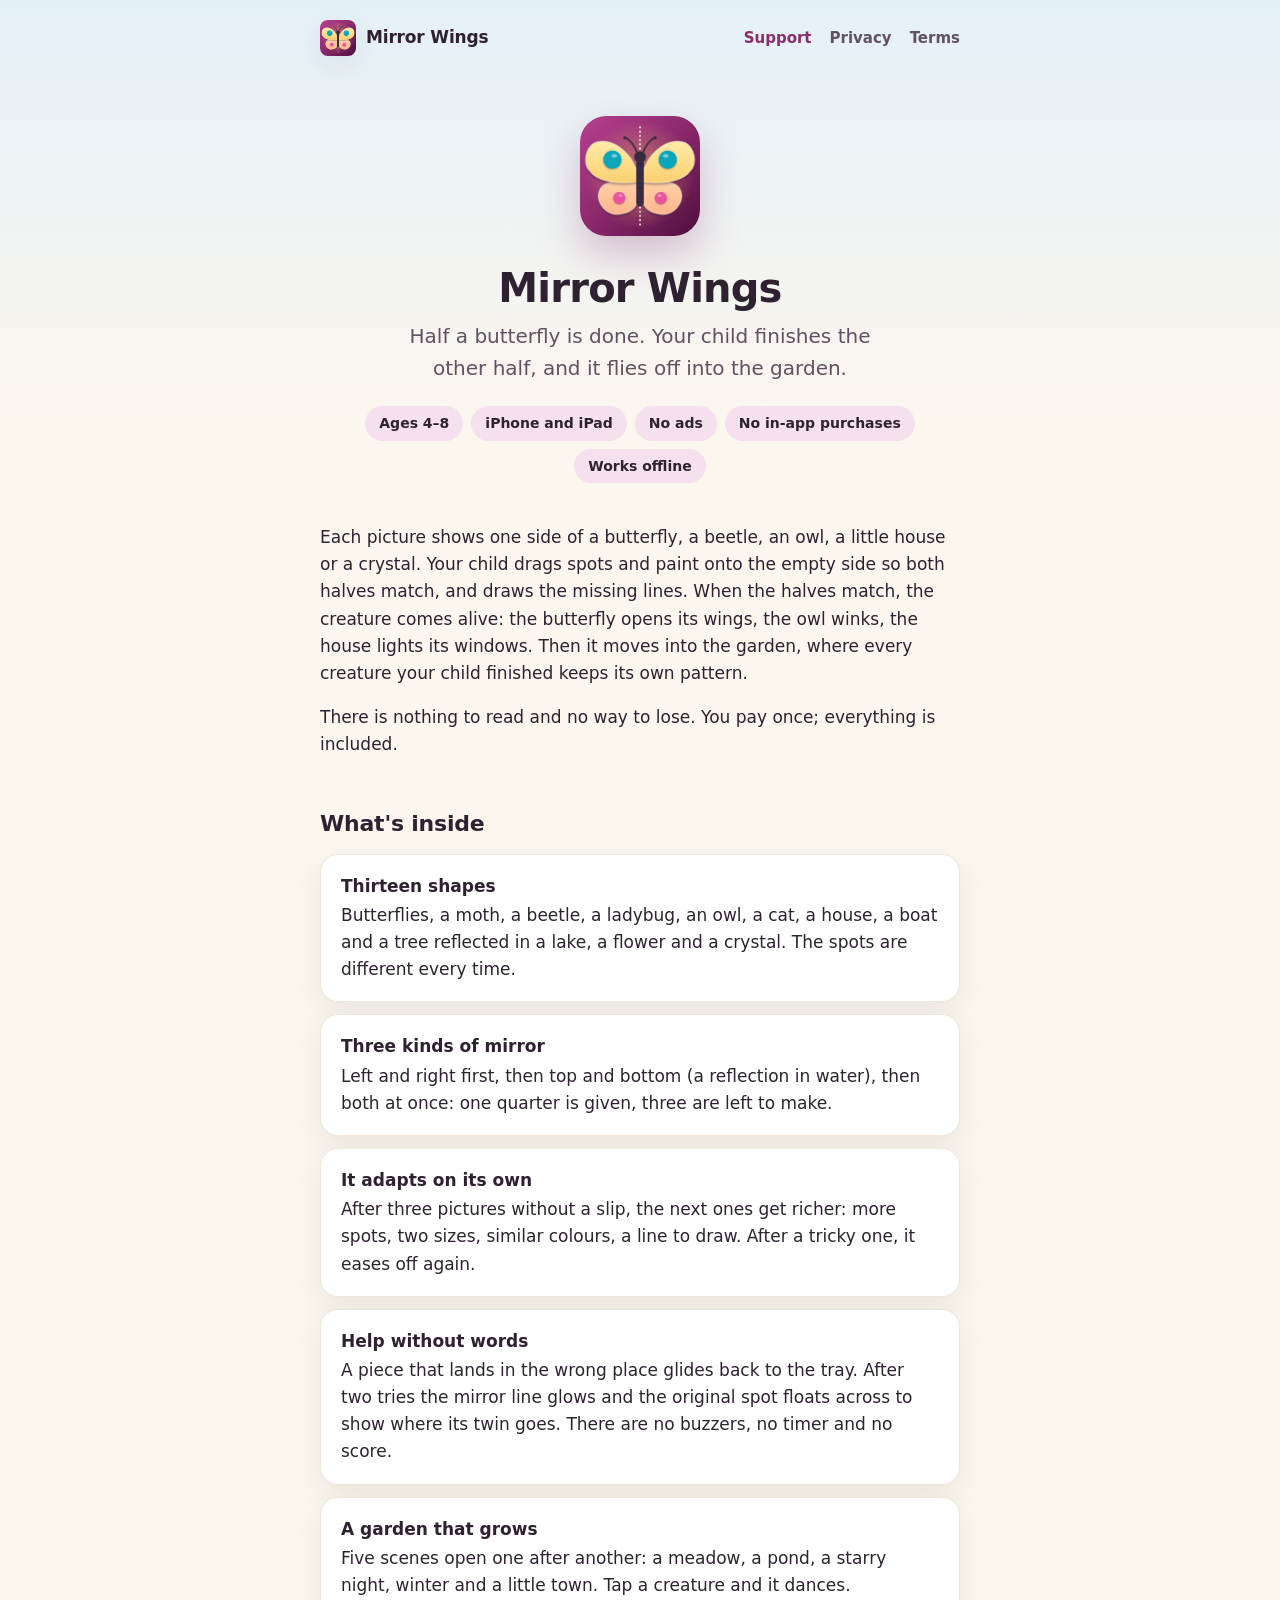
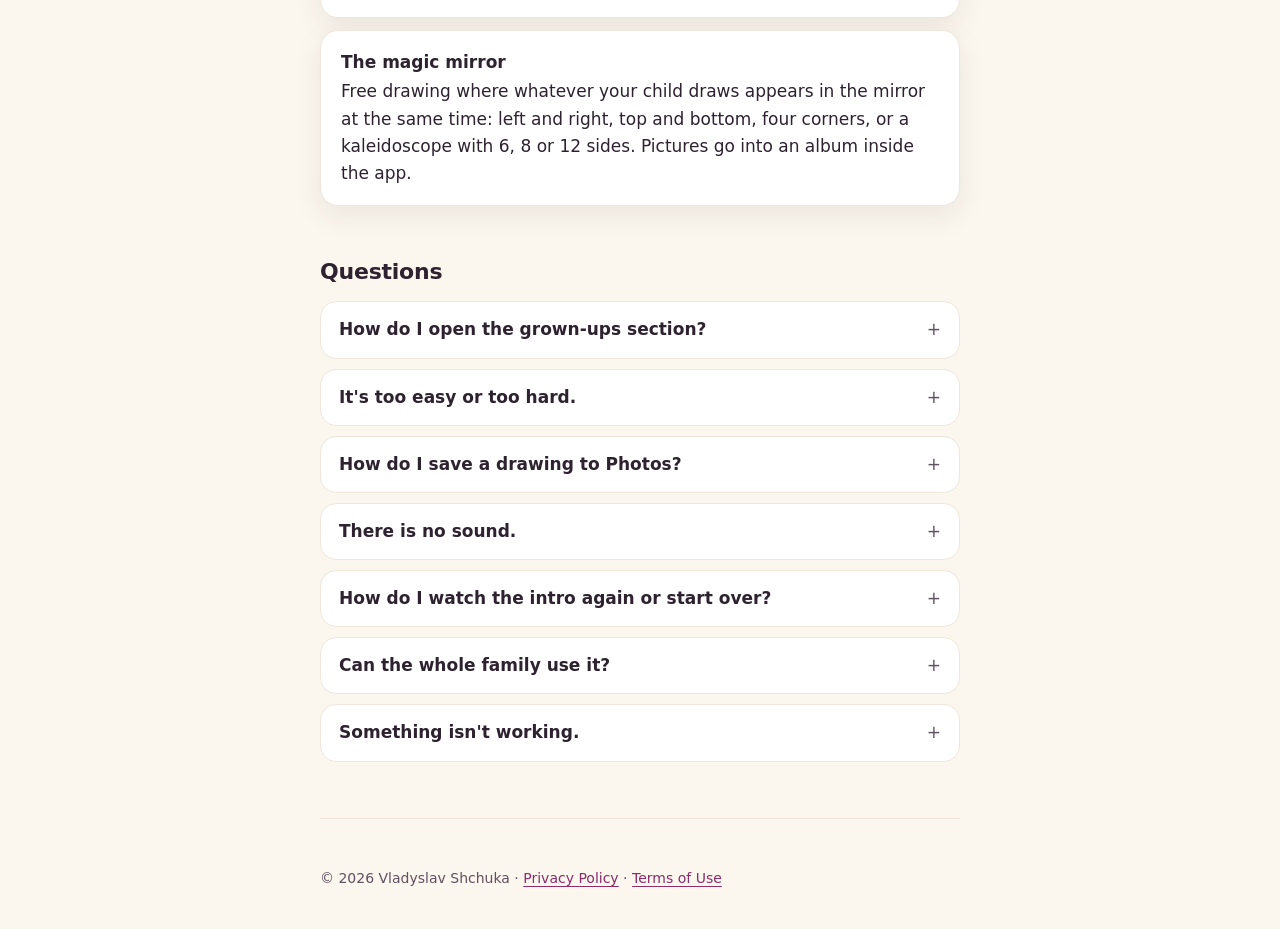
<file: mirrorwings/index.html>
<!doctype html>
<html lang="en"><head><meta charset="utf-8"><meta name="viewport" content="width=device-width,initial-scale=1"><link rel="stylesheet" href="style.css"><link rel="icon" href="icon.png"><link rel="apple-touch-icon" href="icon.png"><meta property="og:image" content="icon.png"><meta name="theme-color" content="#FBF6EE">
<title>Mirror Wings: symmetry puzzles for kids</title>
<meta name="description" content="A symmetry game for children on iPhone and iPad: finish the other half of a butterfly, watch it come alive and fly into the garden. No ads, no in-app purchases, no data collected.">
<meta property="og:title" content="Mirror Wings: symmetry puzzles for kids"><meta property="og:description" content="Finish the other half, watch it come alive. A quiet symmetry game for ages 4 to 8.">
</head>
<body><div class="wrap">
<header class="site"><a class="brand" href="index.html"><img src="icon.png" alt="">Mirror Wings</a>
<nav><a href="index.html" aria-current="page">Support</a><a href="privacy.html">Privacy</a><a href="terms.html">Terms</a></nav></header>
<main>
<section class="hero">
<img src="icon.png" alt="Mirror Wings app icon">
<h1>Mirror Wings</h1>
<p class="tagline">Half a butterfly is done. Your child finishes the other half, and it flies off into the garden.</p>
<ul class="facts"><li>Ages 4–8</li><li>iPhone and iPad</li><li>No ads</li><li>No in-app purchases</li><li>Works offline</li></ul>
</section>

<p>Each picture shows one side of a butterfly, a beetle, an owl, a little house or a crystal. Your child drags spots and paint onto the empty side so both halves match, and draws the missing lines. When the halves match, the creature comes alive: the butterfly opens its wings, the owl winks, the house lights its windows. Then it moves into the garden, where every creature your child finished keeps its own pattern.</p>
<p>There is nothing to read and no way to lose. You pay once; everything is included.</p>

<h2>What's inside</h2>
<div class="cards">
<div class="card"><strong>Thirteen shapes</strong>Butterflies, a moth, a beetle, a ladybug, an owl, a cat, a house, a boat and a tree reflected in a lake, a flower and a crystal. The spots are different every time.</div>
<div class="card"><strong>Three kinds of mirror</strong>Left and right first, then top and bottom (a reflection in water), then both at once: one quarter is given, three are left to make.</div>
<div class="card"><strong>It adapts on its own</strong>After three pictures without a slip, the next ones get richer: more spots, two sizes, similar colours, a line to draw. After a tricky one, it eases off again.</div>
<div class="card"><strong>Help without words</strong>A piece that lands in the wrong place glides back to the tray. After two tries the mirror line glows and the original spot floats across to show where its twin goes. There are no buzzers, no timer and no score.</div>
<div class="card"><strong>A garden that grows</strong>Five scenes open one after another: a meadow, a pond, a starry night, winter and a little town. Tap a creature and it dances.</div>
<div class="card"><strong>The magic mirror</strong>Free drawing where whatever your child draws appears in the mirror at the same time: left and right, top and bottom, four corners, or a kaleidoscope with 6, 8 or 12 sides. Pictures go into an album inside the app.</div>
</div>

<h2>Questions</h2>
<details><summary>How do I open the grown-ups section?</summary><p>Tap the small gear in the top corner of the garden and answer the multiplication question, for example 14 × 6. A new question appears after a wrong answer.</p></details>
<details><summary>It's too easy or too hard.</summary><p>The game adjusts by itself, but you can set the level (1 to 8) in the grown-ups section. Level 1 is two big round spots; level 8 mixes everything with tighter placement.</p></details>
<details><summary>How do I save a drawing to Photos?</summary><p>Open the album in the magic mirror, tap a drawing, then the save button. Saving to Photos is for grown-ups, so the parental gate appears first. The app asks only to add pictures and never reads your library.</p></details>
<details><summary>There is no sound.</summary><p>Sounds follow the silent switch. Check that it is off, that the volume is up, and that Sounds is on in the grown-ups section.</p></details>
<details><summary>How do I watch the intro again or start over?</summary><p>Both are in the grown-ups section: "Show the intro again" and "Start over". Starting over empties the garden; drawings in the album stay.</p></details>
<details><summary>Can the whole family use it?</summary><p>Yes. Family Sharing is on, so everyone in your family group can download it at no extra cost.</p></details>
<details><summary>Something isn't working.</summary><p>Write to <a href="mailto:shchukavlad4@gmail.com?subject=Mirror%20Wings">shchukavlad4@gmail.com</a> with your device, the iOS version and what happened. A screenshot helps.</p></details>
</main>
<footer>© 2026 Vladyslav Shchuka · <a href="privacy.html">Privacy Policy</a> · <a href="terms.html">Terms of Use</a></footer>
</div></body></html>
</file>
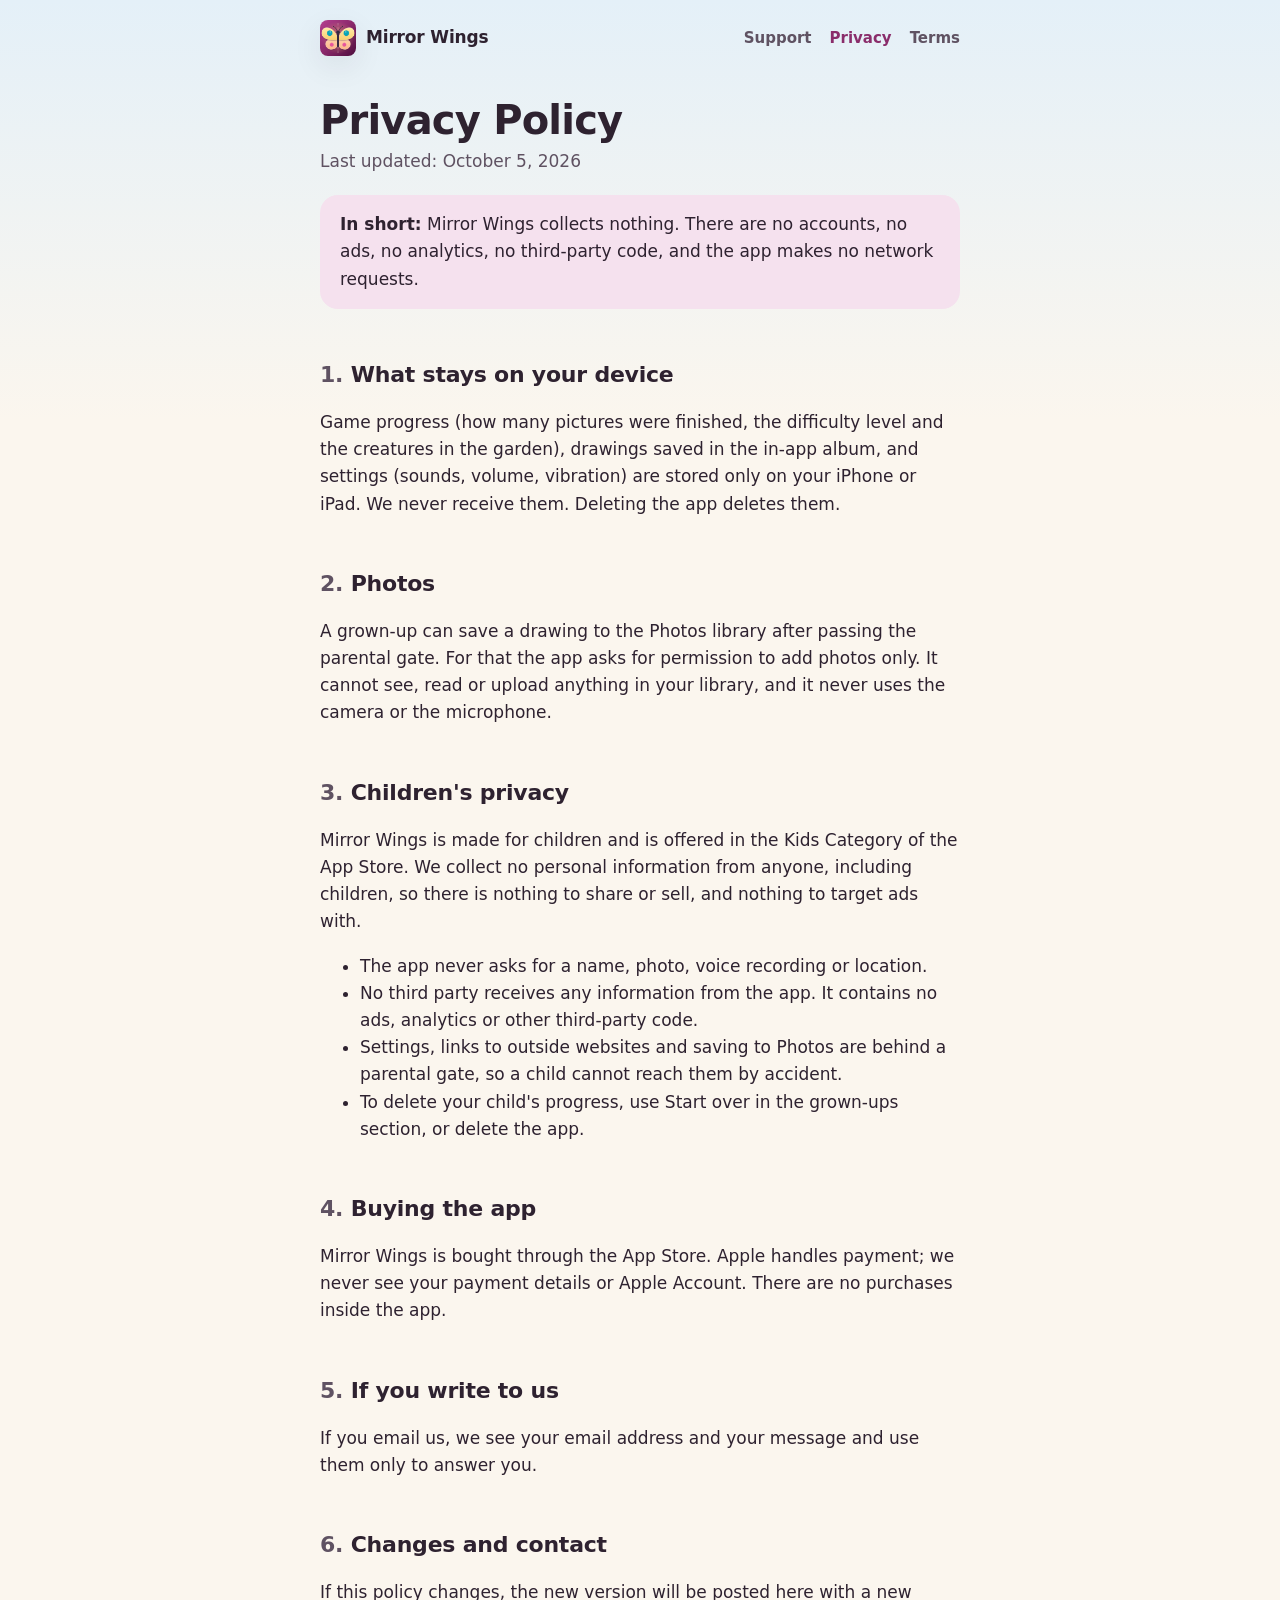
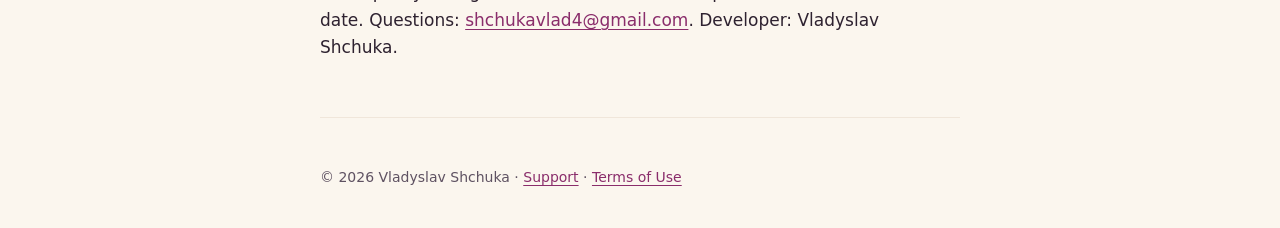
<file: mirrorwings/privacy.html>
<!doctype html>
<html lang="en"><head><meta charset="utf-8"><meta name="viewport" content="width=device-width,initial-scale=1"><link rel="stylesheet" href="style.css"><link rel="icon" href="icon.png"><link rel="apple-touch-icon" href="icon.png"><meta property="og:image" content="icon.png"><meta name="theme-color" content="#FBF6EE">
<title>Privacy Policy · Mirror Wings</title>
<meta name="description" content="Mirror Wings collects no data. No accounts, no ads, no analytics, no network requests.">
</head>
<body><div class="wrap">
<header class="site"><a class="brand" href="index.html"><img src="icon.png" alt="">Mirror Wings</a>
<nav><a href="index.html">Support</a><a href="privacy.html" aria-current="page">Privacy</a><a href="terms.html">Terms</a></nav></header>
<main class="legal">
<h1>Privacy Policy</h1>
<p class="updated">Last updated: October 5, 2026</p>
<div class="summary"><strong>In short:</strong> Mirror Wings collects nothing. There are no accounts, no ads, no analytics, no third-party code, and the app makes no network requests.</div>

<h2>What stays on your device</h2>
<p>Game progress (how many pictures were finished, the difficulty level and the creatures in the garden), drawings saved in the in-app album, and settings (sounds, volume, vibration) are stored only on your iPhone or iPad. We never receive them. Deleting the app deletes them.</p>

<h2>Photos</h2>
<p>A grown-up can save a drawing to the Photos library after passing the parental gate. For that the app asks for permission to add photos only. It cannot see, read or upload anything in your library, and it never uses the camera or the microphone.</p>

<h2 id="children">Children's privacy</h2>
<p>Mirror Wings is made for children and is offered in the Kids Category of the App Store. We collect no personal information from anyone, including children, so there is nothing to share or sell, and nothing to target ads with.</p>
<ul>
<li>The app never asks for a name, photo, voice recording or location.</li>
<li>No third party receives any information from the app. It contains no ads, analytics or other third-party code.</li>
<li>Settings, links to outside websites and saving to Photos are behind a parental gate, so a child cannot reach them by accident.</li>
<li>To delete your child's progress, use Start over in the grown-ups section, or delete the app.</li>
</ul>

<h2>Buying the app</h2>
<p>Mirror Wings is bought through the App Store. Apple handles payment; we never see your payment details or Apple Account. There are no purchases inside the app.</p>

<h2>If you write to us</h2>
<p>If you email us, we see your email address and your message and use them only to answer you.</p>

<h2>Changes and contact</h2>
<p>If this policy changes, the new version will be posted here with a new date. Questions: <a href="mailto:shchukavlad4@gmail.com">shchukavlad4@gmail.com</a>. Developer: Vladyslav Shchuka.</p>
</main>
<footer>© 2026 Vladyslav Shchuka · <a href="index.html">Support</a> · <a href="terms.html">Terms of Use</a></footer>
</div></body></html>
</file>
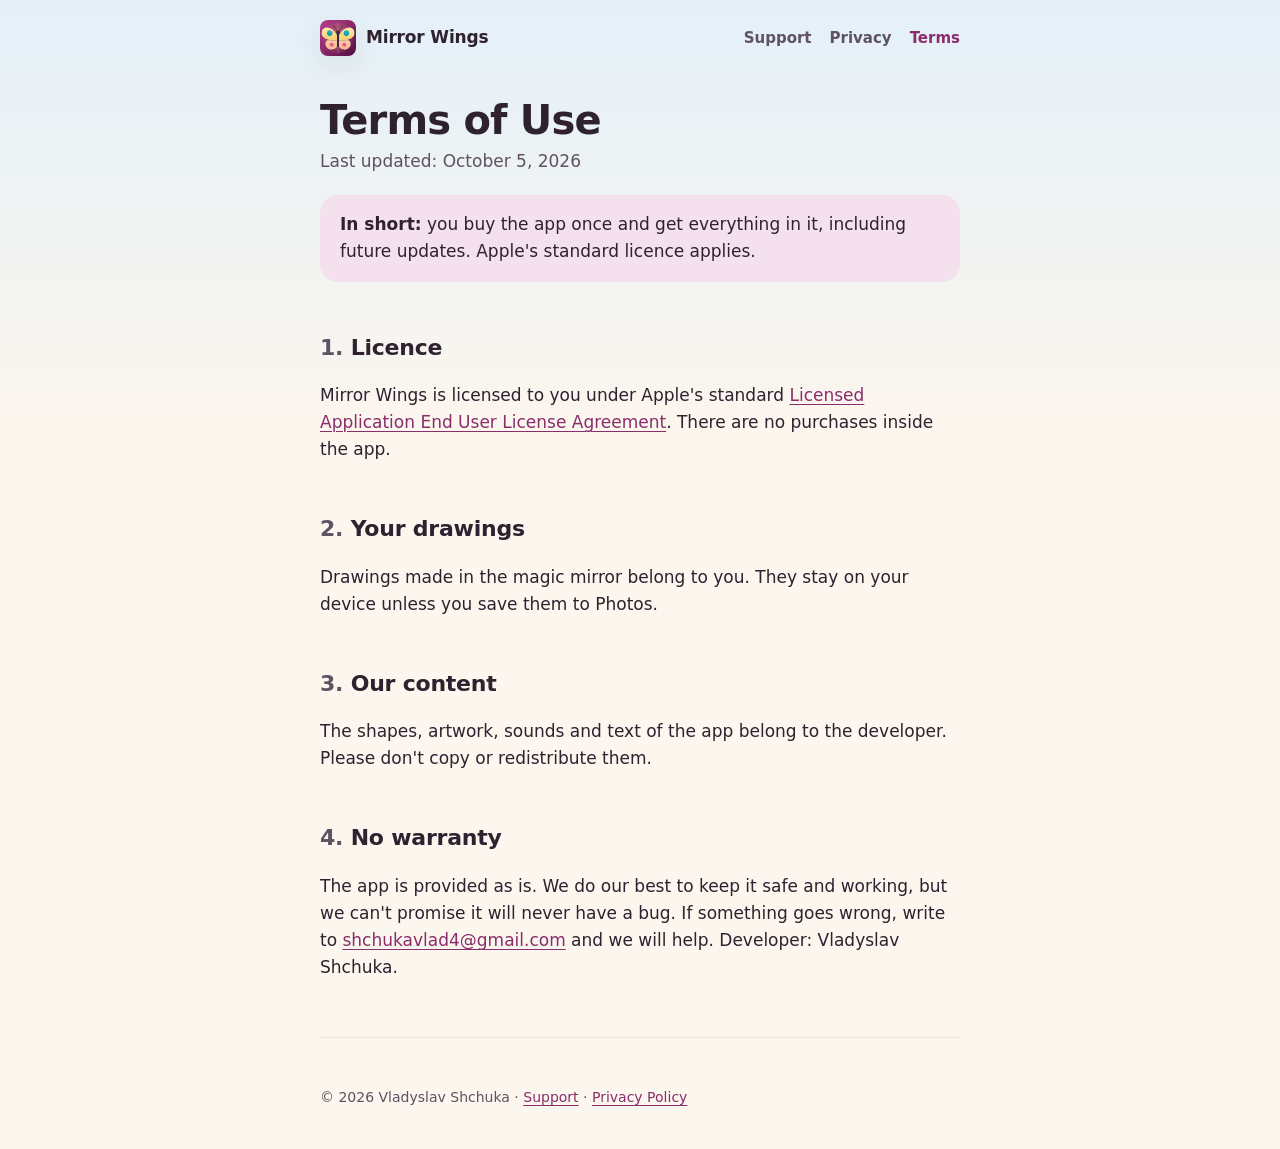
<file: mirrorwings/terms.html>
<!doctype html>
<html lang="en"><head><meta charset="utf-8"><meta name="viewport" content="width=device-width,initial-scale=1"><link rel="stylesheet" href="style.css"><link rel="icon" href="icon.png"><link rel="apple-touch-icon" href="icon.png"><meta property="og:image" content="icon.png"><meta name="theme-color" content="#FBF6EE">
<title>Terms of Use · Mirror Wings</title>
<meta name="description" content="Terms of use for Mirror Wings: Apple's standard licence, a one-time purchase with no in-app purchases.">
</head>
<body><div class="wrap">
<header class="site"><a class="brand" href="index.html"><img src="icon.png" alt="">Mirror Wings</a>
<nav><a href="index.html">Support</a><a href="privacy.html">Privacy</a><a href="terms.html" aria-current="page">Terms</a></nav></header>
<main class="legal">
<h1>Terms of Use</h1>
<p class="updated">Last updated: October 5, 2026</p>
<div class="summary"><strong>In short:</strong> you buy the app once and get everything in it, including future updates. Apple's standard licence applies.</div>

<h2>Licence</h2>
<p>Mirror Wings is licensed to you under Apple's standard <a href="https://www.apple.com/legal/internet-services/itunes/dev/stdeula/">Licensed Application End User License Agreement</a>. There are no purchases inside the app.</p>

<h2>Your drawings</h2>
<p>Drawings made in the magic mirror belong to you. They stay on your device unless you save them to Photos.</p>

<h2>Our content</h2>
<p>The shapes, artwork, sounds and text of the app belong to the developer. Please don't copy or redistribute them.</p>

<h2>No warranty</h2>
<p>The app is provided as is. We do our best to keep it safe and working, but we can't promise it will never have a bug. If something goes wrong, write to <a href="mailto:shchukavlad4@gmail.com">shchukavlad4@gmail.com</a> and we will help. Developer: Vladyslav Shchuka.</p>
</main>
<footer>© 2026 Vladyslav Shchuka · <a href="index.html">Support</a> · <a href="privacy.html">Privacy Policy</a></footer>
</div></body></html>
</file>
<file: mirrorwings/style.css>
/* Mirror Wings site. Brand values come from the app (Shared/DesignSystem/DSColor.swift). */
:root{
  --bg:#FBF6EE; --bg2:#E4F0F8; --surface:#FFFFFF; --text:#2E2230; --muted:#5F5262;
  --accent:#8A2D6B; --accent-soft:#F5E1EE; --border:#F0E6DA; --shadow:0 10px 30px rgba(46,34,48,.08);
}
@media (prefers-color-scheme:dark){
  :root{ --bg:#1D1822; --bg2:#1D2338; --surface:#2B2430; --text:#F6EFE9; --muted:#CFC3D1;
    --accent:#F0A9D3; --accent-soft:#3E2639; --border:#3A3142; --shadow:0 10px 30px rgba(0,0,0,.35); }
}
*{box-sizing:border-box}
html{-webkit-text-size-adjust:100%}
body{margin:0;color:var(--text);font:17px/1.6 -apple-system,BlinkMacSystemFont,"SF Pro Text",Inter,system-ui,sans-serif;
  background:linear-gradient(180deg,var(--bg2) 0,var(--bg) 420px) no-repeat,var(--bg)}
::selection{background:var(--accent-soft);color:var(--text)}
a{color:var(--accent);text-decoration-thickness:1px;text-underline-offset:3px}
a:hover{text-decoration-thickness:2px}
a:focus-visible,summary:focus-visible{outline:3px solid var(--accent);outline-offset:3px;border-radius:6px}
.wrap{max-width:680px;margin:0 auto;padding:0 20px}
header.site{display:flex;align-items:center;justify-content:space-between;gap:16px;padding:20px 0;flex-wrap:wrap}
.brand{display:flex;align-items:center;gap:10px;font-weight:700;color:var(--text);text-decoration:none;letter-spacing:-.01em}
.brand img{width:36px;height:36px;border-radius:22%;box-shadow:var(--shadow)}
nav{display:flex;gap:18px;font-weight:600;font-size:15px}
nav a{color:var(--muted);text-decoration:none}
nav a:hover,nav a[aria-current=page]{color:var(--accent)}
.hero{text-align:center;padding:40px 0 24px}
.hero img{width:120px;height:120px;border-radius:22%;box-shadow:0 18px 40px rgba(138,45,107,.28)}
h1{font-size:40px;line-height:1.1;letter-spacing:-.02em;margin:22px 0 10px}
h2{font-size:22px;letter-spacing:-.01em;margin:48px 0 12px}
.tagline{font-size:20px;color:var(--muted);margin:0 auto;max-width:520px}
.facts{display:flex;justify-content:center;gap:8px;flex-wrap:wrap;margin:22px 0 0;padding:0;list-style:none}
.facts li{background:var(--accent-soft);color:var(--text);border-radius:999px;padding:6px 14px;font-size:14px;font-weight:600}
.badge{display:inline-block;margin-top:24px}
.cards{display:grid;gap:12px}
.card{background:var(--surface);border:1px solid var(--border);border-radius:18px;padding:18px 20px;box-shadow:var(--shadow)}
.card strong{display:block;margin-bottom:2px}
details{background:var(--surface);border:1px solid var(--border);border-radius:16px;padding:14px 18px;margin:10px 0}
summary{cursor:pointer;font-weight:600;list-style:none}
summary::-webkit-details-marker{display:none}
summary::after{content:"+";float:right;color:var(--muted);font-weight:400}
details[open] summary::after{content:"–"}
details p{margin:10px 0 2px;color:var(--text)}
.updated{color:var(--muted);margin-top:-4px}
.summary{background:var(--accent-soft);border-radius:18px;padding:16px 20px;margin:20px 0}
main.legal h2{counter-increment:sec}
main.legal h2::before{content:counter(sec) ". ";color:var(--muted)}
main.legal{counter-reset:sec}
footer{color:var(--muted);font-size:14px;padding:48px 0 40px;border-top:1px solid var(--border);margin-top:56px}
@media (max-width:480px){h1{font-size:32px}.hero{padding-top:20px}nav{gap:14px}}
</file>
